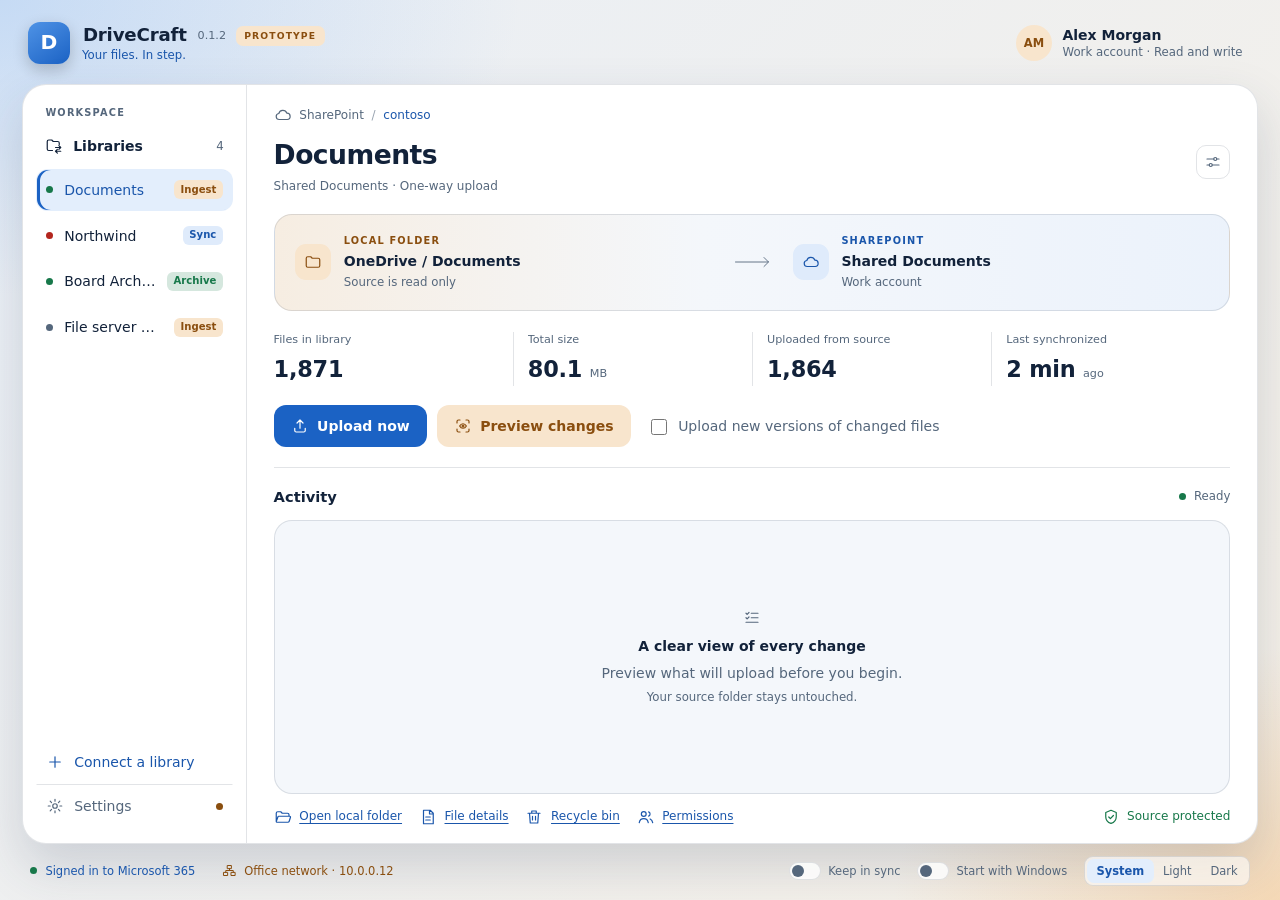
<file: app/ui/index.html>
<!doctype html>
<html lang="en">
<head>
  <meta charset="utf-8">
  <meta name="viewport" content="width=device-width, initial-scale=1">
  <title>DriveCraft</title>
  <script src="theme.js"></script>
  <link rel="stylesheet" href="styles.css">
</head>
<body>
  <div class="shine" aria-hidden="true"></div>
  <!-- Icons, defined once and reused with <use>. -->
  <svg width="0" height="0" style="position:absolute" aria-hidden="true">
    <defs>
      <symbol id="i-libraries" viewBox="0 0 24 24"><path d="M3 6a2 2 0 0 1 2-2h4l2 2h6a2 2 0 0 1 2 2v2M3 6v10a2 2 0 0 0 2 2h5M14 14h7m-2.5-2.5L21 14l-2.5 2.5M21 19h-7m2.5-2.5L14 19l2.5 2.5"/></symbol>
      <symbol id="i-cloud" viewBox="0 0 24 24"><path d="M7 18a4 4 0 0 1-.6-7.96A5.5 5.5 0 0 1 17 9.5a4.25 4.25 0 0 1 .5 8.5H7Z"/></symbol>
      <symbol id="i-folder" viewBox="0 0 24 24"><path d="M3 7a2 2 0 0 1 2-2h4l2 2h8a2 2 0 0 1 2 2v8a2 2 0 0 1-2 2H5a2 2 0 0 1-2-2V7Z"/></symbol>
      <symbol id="i-folder-open" viewBox="0 0 24 24"><path d="M3 18V7a2 2 0 0 1 2-2h4l2 2h7a2 2 0 0 1 2 2v1M3 18l2.3-6.4A1 1 0 0 1 6.2 11H21a1 1 0 0 1 .95 1.3L20.3 17.6a2 2 0 0 1-1.9 1.4H4a1 1 0 0 1-1-1Z"/></symbol>
      <symbol id="i-right" viewBox="0 0 48 24"><path d="M2 12h44M40 6l6 6-6 6"/></symbol>
      <symbol id="i-left" viewBox="0 0 48 24"><path d="M46 12H2M8 6l-6 6 6 6"/></symbol>
      <symbol id="i-both" viewBox="0 0 48 24"><path d="M2 12h44M40 6l6 6-6 6M8 6l-6 6 6 6"/></symbol>
      <symbol id="i-upload" viewBox="0 0 24 24"><path d="M12 15V4m0 0L8 8m4-4 4 4M5 15v3a2 2 0 0 0 2 2h10a2 2 0 0 0 2-2v-3"/></symbol>
      <symbol id="i-download" viewBox="0 0 24 24"><path d="M12 4v11m0 0-4-4m4 4 4-4M5 15v3a2 2 0 0 0 2 2h10a2 2 0 0 0 2-2v-3"/></symbol>
      <symbol id="i-sync" viewBox="0 0 24 24"><path d="M4 12a8 8 0 0 1 13.7-5.6L20 8.5M20 4v4.5h-4.5M20 12a8 8 0 0 1-13.7 5.6L4 15.5M4 20v-4.5h4.5"/></symbol>
      <symbol id="i-preview" viewBox="0 0 24 24"><path d="M4 8V6a2 2 0 0 1 2-2h2M16 4h2a2 2 0 0 1 2 2v2M20 16v2a2 2 0 0 1-2 2h-2M8 20H6a2 2 0 0 1-2-2v-2M7.5 12s1.6-3 4.5-3 4.5 3 4.5 3-1.6 3-4.5 3-4.5-3-4.5-3Z"/><circle cx="12" cy="12" r="1.2"/></symbol>
      <symbol id="i-sliders" viewBox="0 0 24 24"><path d="M4 8h9M17 8h3M4 16h3M11 16h9"/><circle cx="15" cy="8" r="2"/><circle cx="9" cy="16" r="2"/></symbol>
      <symbol id="i-computer" viewBox="0 0 24 24"><path d="M4 5h16v11H4zM9 20h6M12 16v4"/></symbol>
      <symbol id="i-warning" viewBox="0 0 24 24"><path d="M12 4 2.8 19.5h18.4L12 4Zm0 6v4.5m0 2.6v.2"/></symbol>
      <symbol id="i-shield" viewBox="0 0 24 24"><path d="M12 3 5 6v5.5c0 4.2 2.9 7.6 7 9 4.1-1.4 7-4.8 7-9V6l-7-3Zm-3 9 2.2 2.2L15.2 10"/></symbol>
      <symbol id="i-plus" viewBox="0 0 24 24"><path d="M12 5v14M5 12h14"/></symbol>
      <symbol id="i-checklist" viewBox="0 0 24 24"><path d="m4 7 1.5 1.5L8 6M4 13l1.5 1.5L8 12M11 7h9M11 13h9M4 19h16"/></symbol>
      <symbol id="i-network" viewBox="0 0 24 24"><path d="M9 4h6v5H9zM3 15h6v5H3zM15 15h6v5h-6zM12 9v3M6 15v-3h12v3"/></symbol>
      <symbol id="i-lock" viewBox="0 0 24 24"><path d="M6 11h12v9H6zM8.5 11V8a3.5 3.5 0 0 1 7 0v3M12 14.5v2"/></symbol>
      <symbol id="i-people" viewBox="0 0 24 24"><circle cx="9" cy="8" r="3.2"/><path d="M3 19.5c.6-3.3 3-5.3 6-5.3s5.4 2 6 5.3M15.5 5.2a3 3 0 0 1 0 5.6M17.5 14.6c1.7.7 3 2.4 3.4 4.9"/></symbol>
      <symbol id="i-file" viewBox="0 0 24 24"><path d="M6 3h9l4 4v14H6zM14 3v5h5"/></symbol>
      <symbol id="i-bin" viewBox="0 0 24 24"><path d="M4 7h16M9 7V4h6v3M6 7l1 13h10l1-13M10 11v5M14 11v5"/></symbol>
      <symbol id="i-details" viewBox="0 0 24 24"><path d="M6 3h9l4 4v14H6zM14 3v5h5M9 12h6M9 16h6"/></symbol>
      <symbol id="i-gear" viewBox="0 0 24 24"><circle cx="12" cy="12" r="3"/><path d="M12 3v2.5M12 18.5V21M3 12h2.5M18.5 12H21M5.6 5.6l1.8 1.8M16.6 16.6l1.8 1.8M5.6 18.4l1.8-1.8M16.6 7.4l1.8-1.8"/></symbol>
      <symbol id="i-search" viewBox="0 0 24 24"><circle cx="11" cy="11" r="6"/><path d="m20 20-4.5-4.5"/></symbol>
      <symbol id="i-clock" viewBox="0 0 24 24"><circle cx="12" cy="12" r="8.5"/><path d="M12 7v5l3.2 2"/></symbol>
      <symbol id="i-min" viewBox="0 0 24 24"><path d="M6 12h12"/></symbol>
      <filter id="motion" x="-5%" y="-12%" width="110%" height="124%"><feGaussianBlur id="motion-amount" stdDeviation="0 0"/></filter>
    </defs>
  </svg>

  <!-- There is no title bar. This header is where the window is dragged from. -->
  <header class="masthead" data-tauri-drag-region>
    <div class="brand" data-tauri-drag-region>
      <span class="logo" aria-hidden="true">D</span>
      <span class="brand-text" data-tauri-drag-region>
        <span class="brand-name"><button class="brand-link" id="brand-link" title="Open drive.thinecraft.io in your browser">DriveCraft</button> <span class="ver" id="version"></span><span class="tag">Prototype</span></span>
        <span class="tagline">Your files. In step.</span>
      </span>
    </div>
    <div class="masthead-right">
      <div class="account" id="topbar-right" hidden>
        <button class="account-button" id="account-button" aria-haspopup="menu" aria-expanded="false">
          <span class="avatar" id="avatar" aria-hidden="true"></span>
          <span class="account-text">
            <span class="account-name" id="account-name">Signed in</span>
            <span class="muted small" id="account-access"></span>
          </span>
        </button>
        <div class="menu" id="account-menu" role="menu" hidden>
          <div class="menu-head small" id="menu-account"></div>
          <button role="menuitem" id="menu-access"></button>
          <button role="menuitem" id="menu-setup">App registration…</button>
          <button role="menuitem" id="menu-signout">Sign out</button>
        </div>
      </div>
      <button class="iconbtn" id="win-min" aria-label="Minimize to the tray" title="Minimize to the tray" hidden><svg class="ic"><use href="#i-min"/></svg></button>
    </div>
  </header>

  <!-- The app registration, typed in by hand (from the menu, or "Enter the details by hand") -->
  <main class="center" id="view-setup" hidden>
    <form class="bed card" id="setup-form">
      <h1>App registration</h1>
      <p class="muted">The DriveCraft app registration in your organization, typed in by hand. Usually you only need your organization's address on the sign-in screen and the registration ID from your administrator.</p>
      <p class="setup-guide"><button type="button" class="textlink" id="setup-guide" title="Opens drive.thinecraft.io/setup.html in your browser">How to register DriveCraft <span aria-hidden="true">↗</span></button></p>
      <label>Application (client) ID
        <input id="setup-client" required autocomplete="off" spellcheck="false" placeholder="00000000-0000-0000-0000-000000000000">
      </label>
      <label>Directory (tenant) ID or domain <span class="muted">(optional)</span>
        <input id="setup-tenant" autocomplete="off" spellcheck="false" placeholder="Leave empty for any work or school account">
      </label>
      <p class="error" id="setup-error" hidden></p>
      <div class="actions">
        <button type="button" class="btn quiet" id="setup-cancel">Cancel</button>
        <button class="btn primary">Save</button>
      </div>
    </form>
  </main>

  <!-- Not signed in: the first screen DriveCraft shows -->
  <main class="center" id="view-signin" hidden>
    <form class="bed card" id="signin-form" novalidate>
      <h1>Sign in</h1>
      <p class="muted">DriveCraft signs in as you, in your browser, and can reach only what you can already reach. It never sees your password.</p>
      <label>Your organization's address
        <input id="signin-address" autocomplete="url" spellcheck="false" placeholder="contoso.sharepoint.com">
      </label>
      <p class="muted small hint" id="signin-kind">A SharePoint address, like contoso.sharepoint.com, or a ShareCraft one, like contoso.sharecraft.io.</p>
      <div id="signin-registration" hidden>
        <label>DriveCraft registration ID
          <input id="signin-client" autocomplete="off" spellcheck="false" placeholder="00000000-0000-0000-0000-000000000000">
        </label>
        <p class="muted small hint">Your Microsoft 365 administrator registers DriveCraft once for the organization and gives you this ID. <button type="button" class="textlink" id="signin-guide" title="Opens drive.thinecraft.io/setup.html in your browser">How to register DriveCraft <span aria-hidden="true">↗</span></button></p>
      </div>
      <p class="banner small" id="signin-sharecraft" hidden></p>
      <div class="choice-list" id="signin-access">
        <label class="choice">
          <input type="radio" name="access" value="read" checked>
          <span><strong>Read only</strong><br><span class="muted">DriveCraft can download but cannot change anything in Microsoft 365. Best for a first look.</span></span>
        </label>
        <label class="choice">
          <input type="radio" name="access" value="write">
          <span><strong>Read and write</strong><br><span class="muted">Needed for two-way sync and for uploading.</span></span>
        </label>
      </div>
      <p class="error" id="signin-error" hidden></p>
      <p class="muted small" id="signin-wait" hidden>Waiting for you to finish signing in in your browser…</p>
      <div class="actions">
        <button type="button" class="btn quiet" id="signin-setup">Enter the details by hand…</button>
        <button class="btn primary" id="signin-button">Sign in with your browser</button>
      </div>
    </form>
  </main>

  <!-- Main: the platform -->
  <div class="bed shell" id="view-main" hidden>
    <aside class="sidebar">
      <div class="eyebrow">Workspace</div>
      <div class="side-head">
        <svg class="ic"><use href="#i-libraries"/></svg>
        <span>Libraries</span>
        <span class="count" id="lib-count"></span>
      </div>
      <label class="conn-find" id="conn-find-wrap" hidden>
        <svg class="ic"><use href="#i-search"/></svg>
        <input id="conn-find" type="search" autocomplete="off" spellcheck="false" placeholder="Find a library" aria-label="Find a library">
      </label>
      <nav id="conn-list" class="conn-list" aria-label="Connected libraries"></nav>
      <p class="muted small conn-none" id="conn-none" hidden>No library matches.</p>
      <button class="add" id="add-button"><svg class="ic"><use href="#i-plus"/></svg><span>Connect a library</span></button>

      <button class="add settings-link" id="app-settings-open"><svg class="ic"><use href="#i-gear"/></svg><span>Settings</span><span class="dot warn" id="app-settings-dot" hidden title="Something in Settings is worth a look"></span></button>
    </aside>

    <main class="detail" id="detail">
      <section class="empty" id="empty" hidden>
        <svg class="ic big"><use href="#i-libraries"/></svg>
        <h1>No libraries connected yet</h1>
        <p class="muted">Connect a SharePoint document library or your OneDrive to a folder on this computer.</p>
        <button class="btn primary" id="empty-add"><svg class="ic"><use href="#i-plus"/></svg>Connect a library</button>
      </section>

      <section id="conn" hidden>
        <div class="crumb"><svg class="ic"><use href="#i-cloud"/></svg><span>SharePoint</span><span class="sep">/</span><span id="crumb-host"></span></div>
        <div class="conn-head">
          <div>
            <h1 id="conn-name"></h1>
            <p class="muted" id="conn-sub"></p>
          </div>
          <div class="settings">
            <button class="iconbtn ring" id="settings-button" aria-label="Library settings" title="Library settings" aria-haspopup="true" aria-expanded="false"><svg class="ic"><use href="#i-sliders"/></svg></button>
            <div class="menu pop" id="settings-pop" hidden>
              <div class="pop-title">Mode</div>
              <div class="segmented" id="mode-seg" role="radiogroup" aria-label="Mode">
                <button role="radio" data-mode="archive">Archive</button>
                <button role="radio" data-mode="sync">Sync</button>
              </div>
              <span class="badge amber" id="mode-fixed" hidden>Ingest</span>
              <p class="muted small" id="mode-help"></p>
              <div id="explorer-box">
                <div class="pop-title">File Explorer</div>
                <label class="switch" title="List this folder in File Explorer, with a status icon beside each file">
                  <input type="checkbox" id="explorer-on">
                  <span class="track" aria-hidden="true"></span>
                  <span>Show in File Explorer</span>
                </label>
                <div id="explorer-more" hidden>
                  <label class="small">Name on this computer
                    <input id="explorer-name" spellcheck="false" autocomplete="off">
                  </label>
                  <div class="explorer-buttons">
                    <button class="btn quiet" id="explorer-apply">Rename</button>
                    <button class="btn quiet" id="explorer-icon">Choose icon…</button>
                  </div>
                </div>
                <p class="muted small">Shows a status icon beside each file and adds Check out and Check in to the right-click menu. The name and icon are for this computer only.</p>
              </div>
              <div class="pop-title">Other computers</div>
              <button class="btn quiet" id="seed-publish">Publish a seed</button>
              <p class="muted small">Stores a snapshot of this library's file list in the library, so other computers start from it instead of scanning everything.</p>
              <button class="danger" id="conn-disconnect">Disconnect this library</button>
            </div>
          </div>
        </div>

        <div class="flow" id="flow">
          <button class="end" id="conn-open-tile" title="Open the folder">
            <span class="tile amber"><svg class="ic"><use href="#i-folder"/></svg></span>
            <span class="end-text">
              <span class="eyebrow amber">Local folder</span>
              <span class="end-name" id="flow-local-name"></span>
              <span class="muted small" id="flow-local-sub"></span>
            </span>
          </button>
          <span class="flow-arrow" aria-hidden="true">
            <svg class="ic wide" id="arrow-right"><use href="#i-right"/></svg>
            <svg class="ic wide" id="arrow-left" hidden><use href="#i-left"/></svg>
            <svg class="ic wide" id="arrow-both" hidden><use href="#i-both"/></svg>
          </span>
          <button class="end" id="conn-library" title="Open the library in your browser">
            <span class="tile blue"><svg class="ic"><use href="#i-cloud"/></svg></span>
            <span class="end-text">
              <span class="eyebrow blue">SharePoint</span>
              <span class="end-name" id="flow-remote-name"></span>
              <span class="muted small">Work account</span>
            </span>
          </button>
        </div>
        <p class="banner bad" id="conn-missing" hidden>This folder was not found. If it is on a drive that is disconnected, reconnect it. DriveCraft will not synchronize, or delete anything, while it is missing.</p>

        <button class="problems-bar" id="problems-bar" hidden title="See what needs your attention in this library">
          <svg class="ic"><use href="#i-warning"/></svg>
          <span id="problems-text"></span>
          <span class="go">View</span>
        </button>

        <button class="problems-bar notice" id="checkouts-bar" hidden title="See the files that are checked out in this library">
          <svg class="ic"><use href="#i-lock"/></svg>
          <span id="checkouts-text"></span>
          <span class="go">View</span>
        </button>

        <div class="stats">
          <div class="stat"><span class="stat-label">Files in library</span><span class="num" id="stat-files">–</span></div>
          <div class="stat"><span class="stat-label">Total size</span><span class="num"><span id="stat-size">–</span> <span class="unit" id="stat-size-unit"></span></span></div>
          <div class="stat"><span class="stat-label" id="stat-local-label">On this computer</span><span class="num" id="stat-local">–</span></div>
          <div class="stat"><span class="stat-label">Last synchronized</span><span class="num"><span id="stat-last">–</span> <span class="unit" id="stat-last-unit"></span></span></div>
        </div>

        <div class="run-row">
          <button class="btn primary" id="run-sync">
            <svg class="ic" id="run-icon-up"><use href="#i-upload"/></svg>
            <svg class="ic" id="run-icon-down" hidden><use href="#i-download"/></svg>
            <svg class="ic" id="run-icon-sync" hidden><use href="#i-sync"/></svg>
            <span id="run-sync-label">Sync now</span>
          </button>
          <button class="btn amber" id="run-preview" title="Show what would happen without changing anything"><svg class="ic"><use href="#i-preview"/></svg>Preview changes</button>
          <label class="check" id="update-wrap" hidden><input type="checkbox" id="run-update"> Upload new versions of changed files</label>
        </div>

        <div class="progress" id="progress" hidden role="status">
          <svg class="progress-graph" viewBox="0 0 100 100" preserveAspectRatio="none" aria-hidden="true">
            <path id="progress-graph-area" d=""/><path id="progress-graph-line" d=""/>
          </svg>
          <svg class="progress-edge" aria-hidden="true"><rect id="progress-edge" rx="13" pathLength="100" stroke-dasharray="0 100"/></svg>
          <div class="progress-top">
            <span class="progress-left"><svg class="ic"><use href="#i-clock"/></svg><span id="progress-left"></span></span>
            <span class="muted" id="progress-until"></span>
          </div>
          <div class="progress-bottom muted small"><span id="progress-count"></span><span id="progress-rate"></span></div>
        </div>

        <p class="banner warn" id="readonly-note" hidden></p>

        <div class="banner warn" id="held" hidden>
          <div>
            <strong id="held-title"></strong>
            <p class="small" id="held-text">They were not deleted from the library. If you removed them on purpose, you can delete them from the library too. They will go to the library's recycle bin.</p>
          </div>
          <button class="btn quiet" id="held-confirm">Delete them from the library</button>
        </div>

        <div class="result" id="result" hidden>
          <div class="result-head"><h2 id="result-title"></h2><span class="muted small" id="result-sub"></span></div>
          <div class="chips" id="result-chips"></div>
          <ul class="warnings" id="result-warnings"></ul>
          <details class="measure" id="result-details" hidden>
            <summary>Timing and traffic</summary>
            <ul id="result-details-list" class="small muted"></ul>
          </details>
        </div>

        <div class="activity-head">
          <h2>Activity</h2>
          <span class="status" role="status" aria-live="polite"><span class="dot ok" id="run-dot"></span><span id="run-status">Ready</span></span>
        </div>
        <div class="activity" id="activity">
          <div class="log-empty" id="log-empty">
            <svg class="ic"><use href="#i-checklist"/></svg>
            <strong>A clear view of every change</strong>
            <span class="muted" id="log-empty-1"></span>
            <span class="muted small" id="log-empty-2"></span>
          </div>
          <div class="log" id="log" tabindex="0" aria-label="Activity log" hidden></div>
        </div>

        <div class="detail-foot">
          <span class="foot-links">
            <button class="textlink" id="conn-open"><svg class="ic"><use href="#i-folder-open"/></svg>Open local folder</button>
            <button class="textlink" id="details-open" title="See and change the library's details for a file"><svg class="ic"><use href="#i-details"/></svg>File details</button>
            <button class="textlink" id="bin-open" title="See what was deleted from this library, and put it back"><svg class="ic"><use href="#i-bin"/></svg>Recycle bin</button>
            <button class="textlink" id="perms-open" title="See who may open what in this library"><svg class="ic"><use href="#i-people"/></svg>Permissions</button>
          </span>
          <span class="protect"><svg class="ic"><use href="#i-shield"/></svg><span id="foot-protect"></span></span>
        </div>
      </section>
    </main>
  </div>

  <footer class="statusbar" data-tauri-drag-region>
    <span class="status-left">
      <span class="signed" id="statusbar-signin" hidden><span class="dot ok"></span>Signed in to Microsoft 365</span>
      <span class="netwrap" id="net-wrap" hidden>
        <button class="netbtn" id="net-button" aria-haspopup="menu" aria-expanded="false">
          <svg class="ic"><use href="#i-network"/></svg><span id="net-label"></span>
        </button>
        <div class="menu up" id="net-menu" role="menu" hidden></div>
      </span>
    </span>
    <span class="status-tools">
      <label class="switch" id="auto-wrap" hidden title="Synchronize as soon as files change on this computer, and check the server once a minute, while DriveCraft is running">
        <input type="checkbox" id="auto-sync">
        <span class="track" aria-hidden="true"></span>
        <span>Keep in sync</span>
      </label>
      <label class="switch" id="autostart-wrap" hidden title="Start DriveCraft in the tray when you sign in to this computer">
        <input type="checkbox" id="autostart">
        <span class="track" aria-hidden="true"></span>
        <span>Start with Windows</span>
      </label>
      <span class="theme" id="theme" role="radiogroup" aria-label="Theme">
        <button role="radio" data-theme-choice="system">System</button>
        <button role="radio" data-theme-choice="light">Light</button>
        <button role="radio" data-theme-choice="dark">Dark</button>
      </span>
    </span>
  </footer>

  <!-- Connect a library -->
  <dialog id="add-dialog">
    <form method="dialog" id="add-form" class="dialog-body">
      <h2>Connect a library</h2>
      <div class="banner from-browser" id="add-from" hidden>
        <div>
          <strong id="add-from-title"></strong>
          <p class="small" id="add-from-text"></p>
        </div>
        <button type="button" class="btn quiet" id="add-pass-on" hidden></button>
      </div>
      <label>Library address
        <div class="with-button">
          <input id="add-address" required spellcheck="false" autocomplete="off" placeholder="https://yourcompany.sharepoint.com/sites/Team/Shared Documents">
          <button type="button" class="btn quiet" id="add-check">Check</button>
        </div>
        <span class="muted small">Open the library in your browser and copy the address. Or type <code>onedrive</code> for your own OneDrive.</span>
      </label>
      <p class="small ok-text" id="add-found" hidden></p>

      <label>Folder on this computer
        <div class="with-button">
          <input id="add-folder" required spellcheck="false" autocomplete="off" placeholder="C:\Work\Northwind">
          <button type="button" class="btn quiet" id="add-browse">Browse…</button>
        </div>
        <span class="muted small">The folder's name is yours to choose; it does not have to match the site's title.</span>
      </label>

      <label>Name for this connection
        <input id="add-name" spellcheck="false" autocomplete="off" placeholder="Taken from the folder name">
      </label>

      <fieldset>
        <legend>Mode</legend>
        <label class="choice"><input type="radio" name="add-mode" value="archive" checked><span><strong>Archive</strong><br><span class="muted">Download only. Nothing in the library is ever changed.</span></span></label>
        <label class="choice"><input type="radio" name="add-mode" value="sync"><span><strong>Sync</strong><br><span class="muted">Two-way. Changes here go to the library and changes there come here.</span></span></label>
        <label class="choice"><input type="radio" name="add-mode" value="ingest"><span><strong>Ingest</strong><br><span class="muted">Upload an existing folder into the library. The folder is only read, never changed.</span></span></label>
      </fieldset>
      <label class="check" id="add-merge-wrap" hidden><input type="checkbox" id="add-merge"> The folder already has files; upload the ones that are not in the library</label>
      <p class="banner warn small" id="add-readonly" hidden>You are signed in read-only. You can connect now, but you will need to sign in with write access before this mode can run.</p>
      <p class="error" id="add-error" hidden></p>
      <div class="actions">
        <button type="button" class="btn quiet" id="add-cancel">Cancel</button>
        <button class="btn primary" id="add-submit" value="connect">Connect</button>
      </div>
    </form>
  </dialog>

  <!-- Problems in one library -->
  <dialog id="problems-dialog">
    <div class="dialog-body">
      <h2 id="problems-title"></h2>
      <p class="muted small">Most of these clear by themselves once they are fixed and the library synchronizes again. Notices stay until you dismiss them.</p>
      <p class="muted" id="problems-none" hidden>Nothing needs your attention in this library.</p>
      <div class="problems" id="problems-list"></div>
      <p class="error" id="problems-error" hidden></p>
      <div class="actions">
        <button type="button" class="btn quiet" id="problems-dismiss-all">Dismiss all notices</button>
        <button type="button" class="btn quiet" id="problems-retry">Try again now</button>
        <button type="button" class="btn primary" id="problems-close" autofocus>Close</button>
      </div>
    </div>
  </dialog>

  <!-- Checked-out files in one library -->
  <dialog id="checkouts-dialog">
    <div class="dialog-body">
      <h2 id="checkouts-title"></h2>
      <p class="muted small">A checked-out file can only be changed by the person who holds it. Changes you make to a file someone else holds will not upload until they check it in.</p>
      <p class="muted" id="checkouts-none" hidden>Nothing is checked out in this library.</p>
      <div class="problems" id="checkouts-list"></div>
      <label class="small" id="checkouts-comment-wrap">Comment for the next check-in
        <input id="checkouts-comment" autocomplete="off" placeholder="What changed (optional)">
      </label>
      <p class="error" id="checkouts-error" hidden></p>
      <div class="actions">
        <button type="button" class="btn quiet" id="checkouts-refresh">Ask the server again</button>
        <button type="button" class="btn primary" id="checkouts-close" autofocus>Close</button>
      </div>
    </div>
  </dialog>

  <!-- An icon for a library's folder in File Explorer -->
  <dialog id="icon-dialog">
    <div class="dialog-body">
      <h2>Choose an icon</h2>
      <input id="icon-find" type="search" autocomplete="off" spellcheck="false" placeholder="Search: folder, money, legal, team, building…">
      <div class="icon-colors" id="icon-colors" role="radiogroup" aria-label="Colour"></div>
      <div class="icon-grid" id="icon-grid" role="listbox" aria-label="Icons"></div>
      <p class="muted small" id="icon-status"></p>
      <p class="error" id="icon-error" hidden></p>
      <div class="actions">
        <span class="muted small bin-note">Icons: Font Awesome Free, CC BY 4.0</span>
        <button type="button" class="btn quiet" id="icon-default">Use DriveCraft’s icon</button>
        <button type="button" class="btn quiet" id="icon-cancel">Cancel</button>
        <button type="button" class="btn primary" id="icon-use" disabled>Use this icon</button>
      </div>
    </div>
  </dialog>

  <!-- A file's library details -->
  <dialog id="details-dialog">
    <form method="dialog" class="dialog-body" id="details-form">
      <h2 id="details-title"></h2>
      <p class="muted small" id="details-sub"></p>
      <p class="muted" id="details-status"></p>
      <div class="details-fields" id="details-fields"></div>
      <p class="error" id="details-error" hidden></p>
      <div class="actions">
        <button type="button" class="textlink small" id="details-web">Open in SharePoint</button>
        <span class="spacer"></span>
        <button type="button" class="btn quiet" id="details-close">Close</button>
        <button type="submit" class="btn primary" id="details-save" disabled>Save</button>
      </div>
    </form>
  </dialog>

  <!-- The library's recycle bin -->
  <dialog id="bin-dialog">
    <div class="dialog-body">
      <h2 id="bin-title"></h2>
      <input id="bin-filter" type="search" autocomplete="off" spellcheck="false" autofocus
             placeholder="Type any part of the name, the folder, or who deleted it">
      <div class="bin-tools">
        <select id="bin-when" aria-label="Deleted when">
          <option value="">Deleted any time</option>
          <option value="1">Today</option>
          <option value="2">Since yesterday</option>
          <option value="7">Last 7 days</option>
          <option value="30">Last 30 days</option>
          <option value="-30">More than 30 days ago</option>
        </select>
        <select id="bin-who" aria-label="Deleted by"></select>
        <select id="bin-kind" aria-label="Kind of file">
          <option value="">Any kind</option>
          <option value="doc">Documents</option>
          <option value="sheet">Spreadsheets</option>
          <option value="slides">Presentations</option>
          <option value="pdf">PDFs</option>
          <option value="image">Pictures</option>
          <option value="media">Video and sound</option>
          <option value="zip">Archives</option>
          <option value="none">Folders and files with no type</option>
          <option value="other">Everything else</option>
        </select>
        <select id="bin-scope" aria-label="Where it was deleted from">
          <option value="lib">This library</option>
          <option value="site">Whole site</option>
        </select>
        <select id="bin-sort" aria-label="Order">
          <option value="new">Newest first</option>
          <option value="old">Oldest first</option>
          <option value="name">By name</option>
          <option value="big">Largest first</option>
        </select>
        <button type="button" class="textlink small" id="bin-clear" hidden>Clear filters</button>
      </div>
      <p class="muted small" id="bin-status" role="status" aria-live="polite"></p>
      <div class="problems" id="bin-list"></div>
      <p class="error" id="bin-error" hidden></p>
      <div class="actions">
        <span class="muted small bin-note">Restored files return to this computer on the next sync.</span>
        <button type="button" class="btn quiet" id="bin-reload" title="Ask the server for the list again">Refresh</button>
        <button type="button" class="btn quiet" id="bin-sync" hidden>Sync now</button>
        <button type="button" class="btn amber" id="bin-restore" hidden></button>
        <button type="button" class="btn primary" id="bin-close">Close</button>
      </div>
    </div>
  </dialog>

  <!-- Who may open what in the library. Read-only. -->
  <dialog id="perms-dialog">
    <div class="dialog-body">
      <h2 id="perms-title"></h2>
      <p class="muted small">Everything in the library takes the library’s own permissions, except the folders and files listed under it, which have permissions of their own and pass them on to what is inside them. Nothing can be changed here.</p>
      <input id="perms-filter" type="search" autocomplete="off" spellcheck="false" autofocus
             placeholder="Type a folder or file name, or a person or group: Alex Morgan, HR…">
      <div class="bin-tools">
        <select id="perms-kind" aria-label="Who">
          <option value="">Anyone</option>
          <option value="user">People</option>
          <option value="group">Directory groups</option>
          <option value="site_group">SharePoint groups</option>
          <option value="link">Sharing links</option>
          <option value="other">Others</option>
        </select>
        <select id="perms-role" aria-label="What they may do">
          <option value="">Any access</option>
          <option value="owner">Full control</option>
          <option value="write">Can edit</option>
          <option value="read">Can view</option>
        </select>
        <button type="button" class="textlink small" id="perms-clear" hidden>Clear filters</button>
      </div>
      <p class="muted small" id="perms-status" role="status" aria-live="polite"></p>
      <div class="banner perms-banner" id="perms-partial" hidden>
        <p class="small">You are not an owner of this library, so the library showed you only the permissions that apply to you. Other people may have access that is not listed here. An owner of the library sees the full lists.</p>
      </div>
      <div class="problems" id="perms-list"></div>
      <p class="muted small" id="perms-groups-note" hidden>A person may also reach folders through SharePoint groups and other groups they belong to; SharePoint does not tell DriveCraft who is in its groups, so those are shown by the group’s name only.</p>
      <p class="error" id="perms-error" hidden></p>
      <div class="actions">
        <span class="muted small bin-note" id="perms-when"></span>
        <button type="button" class="btn quiet" id="perms-reload" title="Read the permissions from the library again">Refresh</button>
        <button type="button" class="btn primary" id="perms-close">Close</button>
      </div>
    </div>
  </dialog>

  <!-- Settings: things set once and seldom looked at -->
  <dialog id="app-settings-dialog">
    <div class="dialog-body">
      <h2>Settings</h2>

      <section class="setting" id="syncbtn-wrap" hidden>
        <label class="switch" title="Decide which program opens when you press Sync on a library in your browser">
          <input type="checkbox" id="syncbtn">
          <span class="track" aria-hidden="true"></span>
          <span class="strong">Browser Sync button</span>
        </label>
        <p class="small muted" id="syncbtn-note"></p>
      </section>

      <section class="setting" id="health">
        <div class="strong" id="health-summary"></div>
        <p class="small muted" id="health-text"></p>
      </section>

      <section class="setting">
        <div class="strong">Logs</div>
        <p class="small muted">Every run is recorded in a log file, one for each day.</p>
        <button type="button" class="btn quiet" id="open-logs">Open log folder</button>
      </section>

      <p class="error" id="app-settings-error" hidden></p>
      <div class="actions">
        <button type="button" class="btn primary" id="app-settings-close" autofocus>Close</button>
      </div>
    </div>
  </dialog>

  <!-- Confirmations -->
  <dialog id="confirm-dialog">
    <form method="dialog" class="dialog-body">
      <h2 id="confirm-title"></h2>
      <p id="confirm-text" class="muted"></p>
      <div class="actions">
        <button class="btn quiet" value="cancel">Cancel</button>
        <button class="btn primary" id="confirm-ok" value="ok"></button>
      </div>
    </form>
  </dialog>

  <!-- Dims and blurs the window behind the library settings panel. -->
  <div class="scrim" id="scrim" hidden></div>

  <div class="toast" id="toast" role="alert" hidden></div>

  <script src="mock.js"></script>
  <script src="app.js"></script>
</body>
</html>
</file>
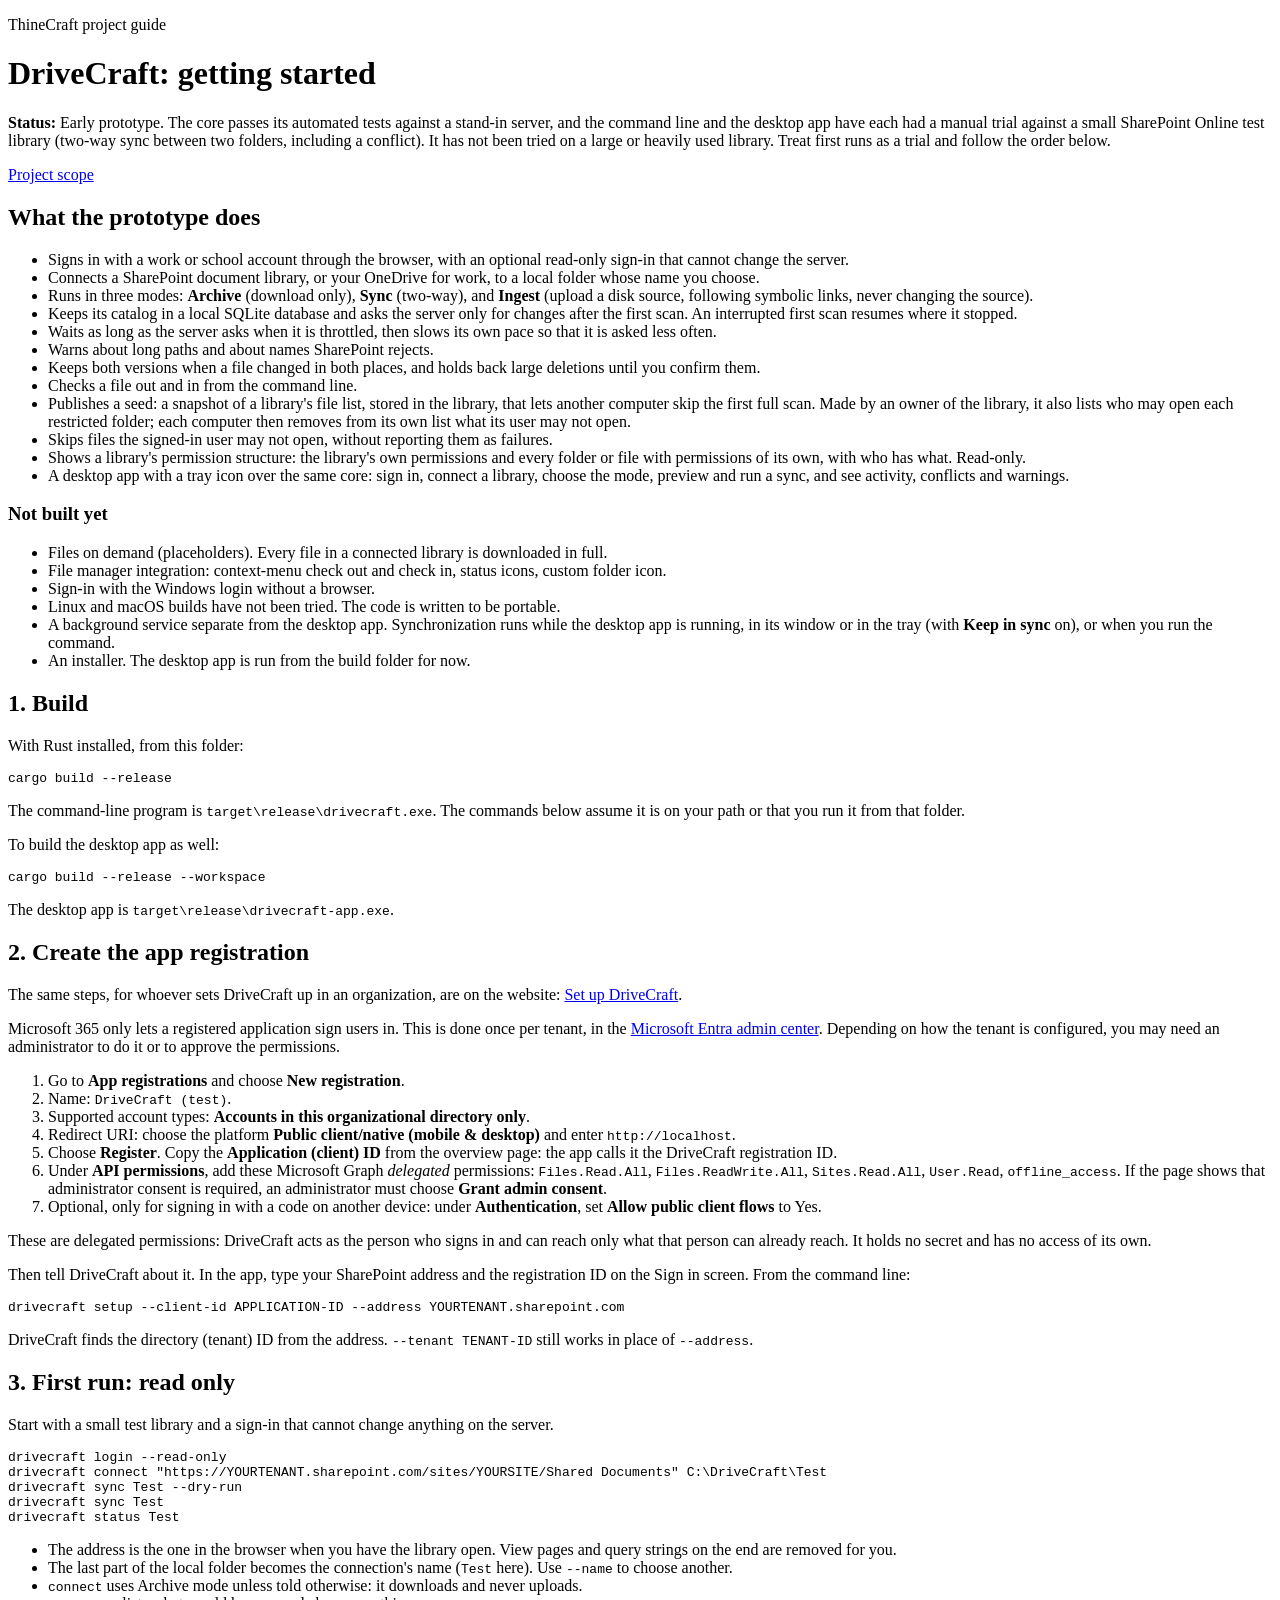
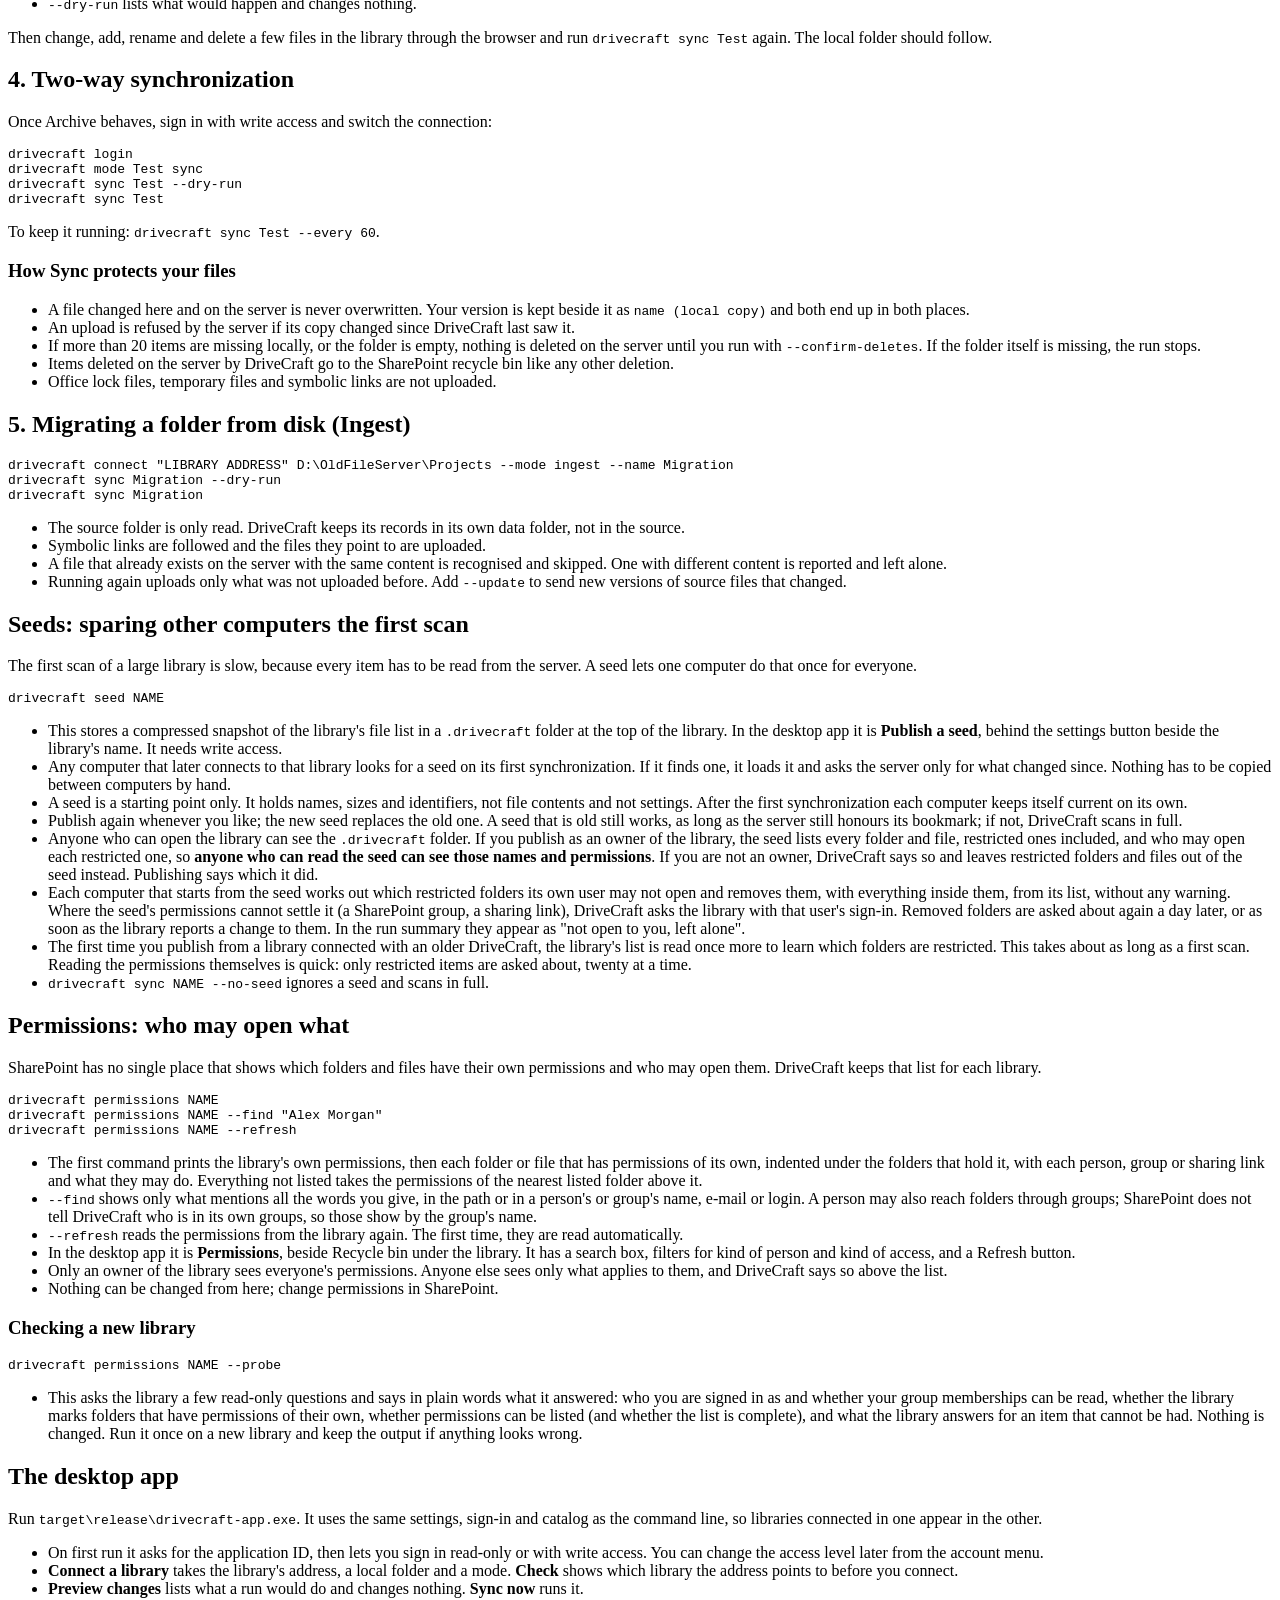
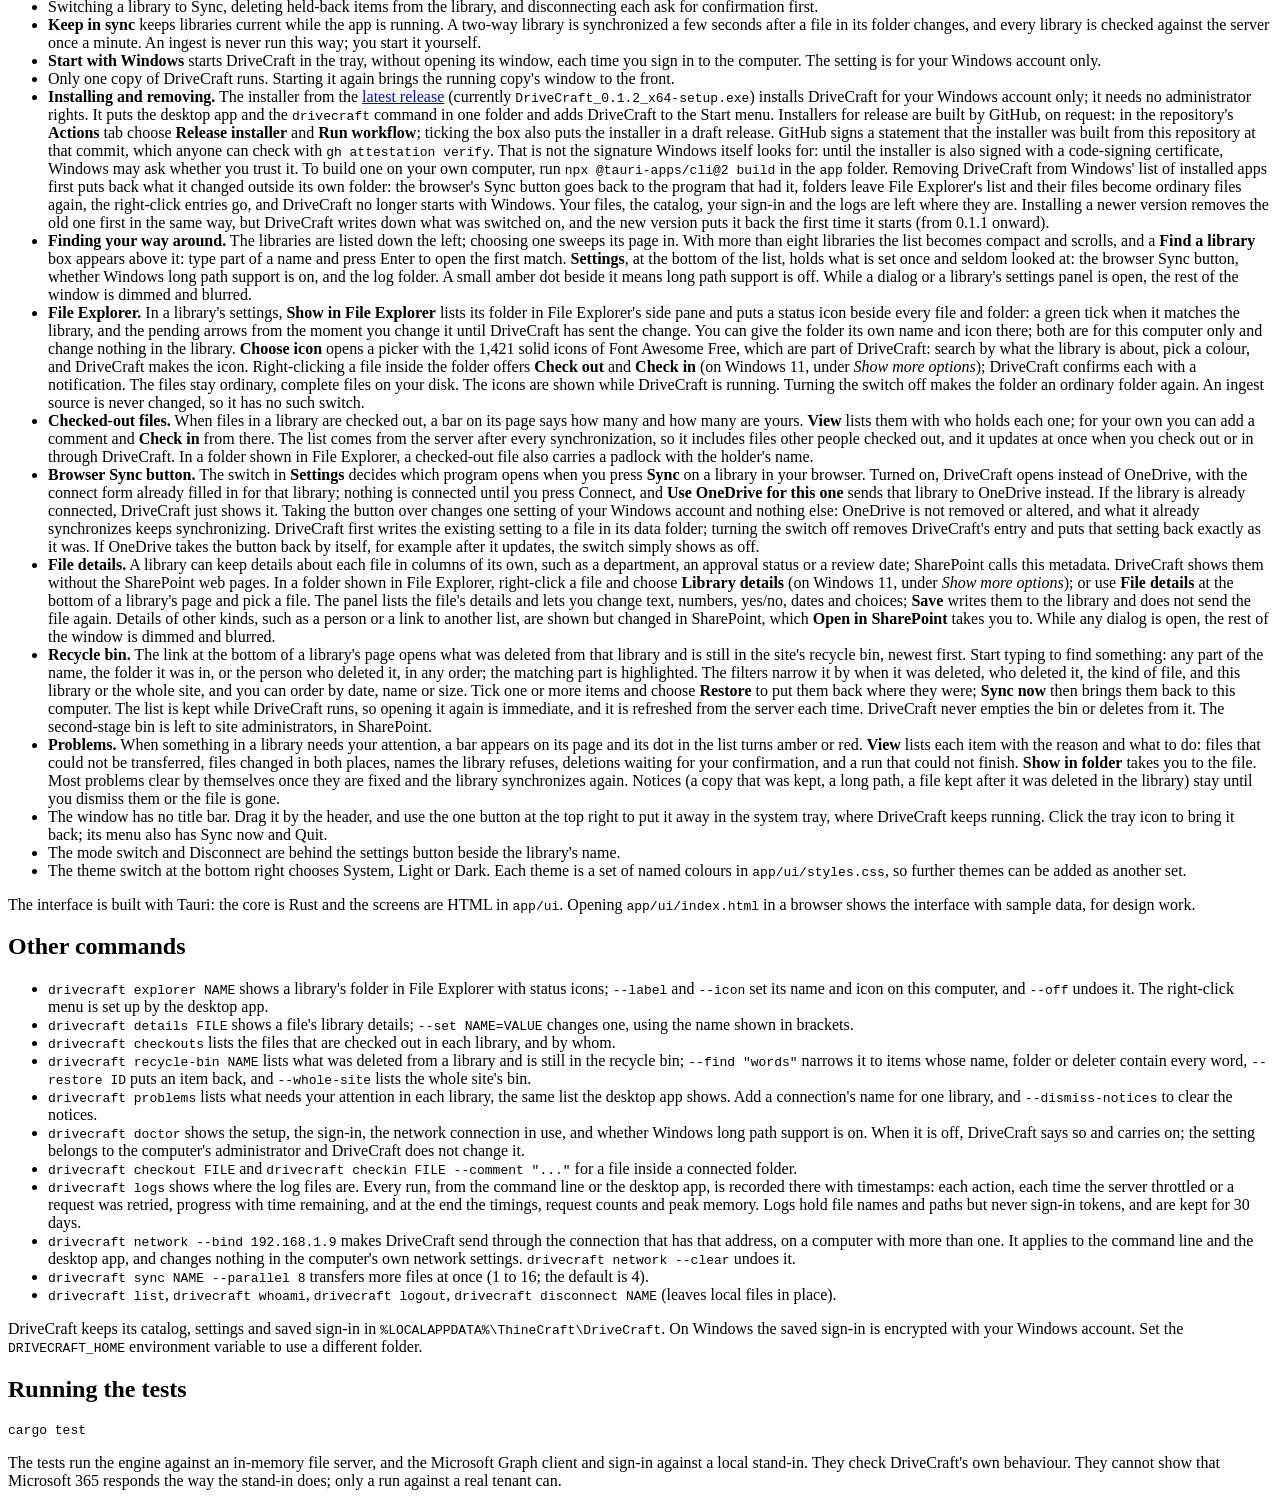
<file: getting-started.html>
<!doctype html>
<html lang="en">
<head>
  <meta charset="utf-8">
  <meta name="viewport" content="width=device-width, initial-scale=1">
  <meta name="description" content="How to build and try the DriveCraft prototype against a SharePoint document library.">
  <title>DriveCraft — Getting started</title>
</head>
<body data-project="DriveCraft" data-status="prototype">
  <main>
    <header>
      <p>ThineCraft project guide</p>
      <h1>DriveCraft: getting started</h1>
      <p><strong>Status:</strong> Early prototype. The core passes its automated tests against a stand-in server, and the command line and the desktop app have each had a manual trial against a small SharePoint Online test library (two-way sync between two folders, including a conflict). It has not been tried on a large or heavily used library. Treat first runs as a trial and follow the order below.</p>
      <p><a href="scope.html">Project scope</a></p>
    </header>

    <section id="what-exists">
      <h2>What the prototype does</h2>
      <ul>
        <li>Signs in with a work or school account through the browser, with an optional read-only sign-in that cannot change the server.</li>
        <li>Connects a SharePoint document library, or your OneDrive for work, to a local folder whose name you choose.</li>
        <li>Runs in three modes: <strong>Archive</strong> (download only), <strong>Sync</strong> (two-way), and <strong>Ingest</strong> (upload a disk source, following symbolic links, never changing the source).</li>
        <li>Keeps its catalog in a local SQLite database and asks the server only for changes after the first scan. An interrupted first scan resumes where it stopped.</li>
        <li>Waits as long as the server asks when it is throttled, then slows its own pace so that it is asked less often.</li>
        <li>Warns about long paths and about names SharePoint rejects.</li>
        <li>Keeps both versions when a file changed in both places, and holds back large deletions until you confirm them.</li>
        <li>Checks a file out and in from the command line.</li>
        <li>Publishes a seed: a snapshot of a library's file list, stored in the library, that lets another computer skip the first full scan. Made by an owner of the library, it also lists who may open each restricted folder; each computer then removes from its own list what its user may not open.</li>
        <li>Skips files the signed-in user may not open, without reporting them as failures.</li>
        <li>Shows a library's permission structure: the library's own permissions and every folder or file with permissions of its own, with who has what. Read-only.</li>
        <li>A desktop app with a tray icon over the same core: sign in, connect a library, choose the mode, preview and run a sync, and see activity, conflicts and warnings.</li>
      </ul>
      <h3>Not built yet</h3>
      <ul>
        <li>Files on demand (placeholders). Every file in a connected library is downloaded in full.</li>
        <li>File manager integration: context-menu check out and check in, status icons, custom folder icon.</li>
        <li>Sign-in with the Windows login without a browser.</li>
        <li>Linux and macOS builds have not been tried. The code is written to be portable.</li>
        <li>A background service separate from the desktop app. Synchronization runs while the desktop app is running, in its window or in the tray (with <strong>Keep in sync</strong> on), or when you run the command.</li>
        <li>An installer. The desktop app is run from the build folder for now.</li>
      </ul>
    </section>

    <section id="build">
      <h2>1. Build</h2>
      <p>With Rust installed, from this folder:</p>
      <pre><code>cargo build --release</code></pre>
      <p>The command-line program is <code>target\release\drivecraft.exe</code>. The commands below assume it is on your path or that you run it from that folder.</p>
      <p>To build the desktop app as well:</p>
      <pre><code>cargo build --release --workspace</code></pre>
      <p>The desktop app is <code>target\release\drivecraft-app.exe</code>.</p>
    </section>

    <section id="app-registration">
      <h2>2. Create the app registration</h2>
      <p>The same steps, for whoever sets DriveCraft up in an organization, are on the website: <a href="https://drive.thinecraft.io/setup.html">Set up DriveCraft</a>.</p>
      <p>Microsoft 365 only lets a registered application sign users in. This is done once per tenant, in the <a href="https://entra.microsoft.com">Microsoft Entra admin center</a>. Depending on how the tenant is configured, you may need an administrator to do it or to approve the permissions.</p>
      <ol>
        <li>Go to <strong>App registrations</strong> and choose <strong>New registration</strong>.</li>
        <li>Name: <code>DriveCraft (test)</code>.</li>
        <li>Supported account types: <strong>Accounts in this organizational directory only</strong>.</li>
        <li>Redirect URI: choose the platform <strong>Public client/native (mobile &amp; desktop)</strong> and enter <code>http://localhost</code>.</li>
        <li>Choose <strong>Register</strong>. Copy the <strong>Application (client) ID</strong> from the overview page: the app calls it the DriveCraft registration ID.</li>
        <li>Under <strong>API permissions</strong>, add these Microsoft Graph <em>delegated</em> permissions: <code>Files.Read.All</code>, <code>Files.ReadWrite.All</code>, <code>Sites.Read.All</code>, <code>User.Read</code>, <code>offline_access</code>. If the page shows that administrator consent is required, an administrator must choose <strong>Grant admin consent</strong>.</li>
        <li>Optional, only for signing in with a code on another device: under <strong>Authentication</strong>, set <strong>Allow public client flows</strong> to Yes.</li>
      </ol>
      <p>These are delegated permissions: DriveCraft acts as the person who signs in and can reach only what that person can already reach. It holds no secret and has no access of its own.</p>
      <p>Then tell DriveCraft about it. In the app, type your SharePoint address and the registration ID on the Sign in screen. From the command line:</p>
      <pre><code>drivecraft setup --client-id APPLICATION-ID --address YOURTENANT.sharepoint.com</code></pre>
      <p>DriveCraft finds the directory (tenant) ID from the address. <code>--tenant TENANT-ID</code> still works in place of <code>--address</code>.</p>
    </section>

    <section id="first-run">
      <h2>3. First run: read only</h2>
      <p>Start with a small test library and a sign-in that cannot change anything on the server.</p>
      <pre><code>drivecraft login --read-only
drivecraft connect "https://YOURTENANT.sharepoint.com/sites/YOURSITE/Shared Documents" C:\DriveCraft\Test
drivecraft sync Test --dry-run
drivecraft sync Test
drivecraft status Test</code></pre>
      <ul>
        <li>The address is the one in the browser when you have the library open. View pages and query strings on the end are removed for you.</li>
        <li>The last part of the local folder becomes the connection's name (<code>Test</code> here). Use <code>--name</code> to choose another.</li>
        <li><code>connect</code> uses Archive mode unless told otherwise: it downloads and never uploads.</li>
        <li><code>--dry-run</code> lists what would happen and changes nothing.</li>
      </ul>
      <p>Then change, add, rename and delete a few files in the library through the browser and run <code>drivecraft sync Test</code> again. The local folder should follow.</p>
    </section>

    <section id="two-way">
      <h2>4. Two-way synchronization</h2>
      <p>Once Archive behaves, sign in with write access and switch the connection:</p>
      <pre><code>drivecraft login
drivecraft mode Test sync
drivecraft sync Test --dry-run
drivecraft sync Test</code></pre>
      <p>To keep it running: <code>drivecraft sync Test --every 60</code>.</p>
      <h3>How Sync protects your files</h3>
      <ul>
        <li>A file changed here and on the server is never overwritten. Your version is kept beside it as <code>name (local copy)</code> and both end up in both places.</li>
        <li>An upload is refused by the server if its copy changed since DriveCraft last saw it.</li>
        <li>If more than 20 items are missing locally, or the folder is empty, nothing is deleted on the server until you run with <code>--confirm-deletes</code>. If the folder itself is missing, the run stops.</li>
        <li>Items deleted on the server by DriveCraft go to the SharePoint recycle bin like any other deletion.</li>
        <li>Office lock files, temporary files and symbolic links are not uploaded.</li>
      </ul>
    </section>

    <section id="ingest">
      <h2>5. Migrating a folder from disk (Ingest)</h2>
      <pre><code>drivecraft connect "LIBRARY ADDRESS" D:\OldFileServer\Projects --mode ingest --name Migration
drivecraft sync Migration --dry-run
drivecraft sync Migration</code></pre>
      <ul>
        <li>The source folder is only read. DriveCraft keeps its records in its own data folder, not in the source.</li>
        <li>Symbolic links are followed and the files they point to are uploaded.</li>
        <li>A file that already exists on the server with the same content is recognised and skipped. One with different content is reported and left alone.</li>
        <li>Running again uploads only what was not uploaded before. Add <code>--update</code> to send new versions of source files that changed.</li>
      </ul>
    </section>

    <section id="seed">
      <h2>Seeds: sparing other computers the first scan</h2>
      <p>The first scan of a large library is slow, because every item has to be read from the server. A seed lets one computer do that once for everyone.</p>
      <pre><code>drivecraft seed NAME</code></pre>
      <ul>
        <li>This stores a compressed snapshot of the library's file list in a <code>.drivecraft</code> folder at the top of the library. In the desktop app it is <strong>Publish a seed</strong>, behind the settings button beside the library's name. It needs write access.</li>
        <li>Any computer that later connects to that library looks for a seed on its first synchronization. If it finds one, it loads it and asks the server only for what changed since. Nothing has to be copied between computers by hand.</li>
        <li>A seed is a starting point only. It holds names, sizes and identifiers, not file contents and not settings. After the first synchronization each computer keeps itself current on its own.</li>
        <li>Publish again whenever you like; the new seed replaces the old one. A seed that is old still works, as long as the server still honours its bookmark; if not, DriveCraft scans in full.</li>
        <li>Anyone who can open the library can see the <code>.drivecraft</code> folder. If you publish as an owner of the library, the seed lists every folder and file, restricted ones included, and who may open each restricted one, so <strong>anyone who can read the seed can see those names and permissions</strong>. If you are not an owner, DriveCraft says so and leaves restricted folders and files out of the seed instead. Publishing says which it did.</li>
        <li>Each computer that starts from the seed works out which restricted folders its own user may not open and removes them, with everything inside them, from its list, without any warning. Where the seed's permissions cannot settle it (a SharePoint group, a sharing link), DriveCraft asks the library with that user's sign-in. Removed folders are asked about again a day later, or as soon as the library reports a change to them. In the run summary they appear as "not open to you, left alone".</li>
        <li>The first time you publish from a library connected with an older DriveCraft, the library's list is read once more to learn which folders are restricted. This takes about as long as a first scan. Reading the permissions themselves is quick: only restricted items are asked about, twenty at a time.</li>
        <li><code>drivecraft sync NAME --no-seed</code> ignores a seed and scans in full.</li>
      </ul>
    </section>

    <section id="permissions">
      <h2>Permissions: who may open what</h2>
      <p>SharePoint has no single place that shows which folders and files have their own permissions and who may open them. DriveCraft keeps that list for each library.</p>
      <pre><code>drivecraft permissions NAME
drivecraft permissions NAME --find "Alex Morgan"
drivecraft permissions NAME --refresh</code></pre>
      <ul>
        <li>The first command prints the library's own permissions, then each folder or file that has permissions of its own, indented under the folders that hold it, with each person, group or sharing link and what they may do. Everything not listed takes the permissions of the nearest listed folder above it.</li>
        <li><code>--find</code> shows only what mentions all the words you give, in the path or in a person's or group's name, e-mail or login. A person may also reach folders through groups; SharePoint does not tell DriveCraft who is in its own groups, so those show by the group's name.</li>
        <li><code>--refresh</code> reads the permissions from the library again. The first time, they are read automatically.</li>
        <li>In the desktop app it is <strong>Permissions</strong>, beside Recycle bin under the library. It has a search box, filters for kind of person and kind of access, and a Refresh button.</li>
        <li>Only an owner of the library sees everyone's permissions. Anyone else sees only what applies to them, and DriveCraft says so above the list.</li>
        <li>Nothing can be changed from here; change permissions in SharePoint.</li>
      </ul>
      <h3>Checking a new library</h3>
      <pre><code>drivecraft permissions NAME --probe</code></pre>
      <ul>
        <li>This asks the library a few read-only questions and says in plain words what it answered: who you are signed in as and whether your group memberships can be read, whether the library marks folders that have permissions of their own, whether permissions can be listed (and whether the list is complete), and what the library answers for an item that cannot be had. Nothing is changed. Run it once on a new library and keep the output if anything looks wrong.</li>
      </ul>
    </section>

    <section id="desktop-app">
      <h2>The desktop app</h2>
      <p>Run <code>target\release\drivecraft-app.exe</code>. It uses the same settings, sign-in and catalog as the command line, so libraries connected in one appear in the other.</p>
      <ul>
        <li>On first run it asks for the application ID, then lets you sign in read-only or with write access. You can change the access level later from the account menu.</li>
        <li><strong>Connect a library</strong> takes the library's address, a local folder and a mode. <strong>Check</strong> shows which library the address points to before you connect.</li>
        <li><strong>Preview changes</strong> lists what a run would do and changes nothing. <strong>Sync now</strong> runs it.</li>
        <li>Switching a library to Sync, deleting held-back items from the library, and disconnecting each ask for confirmation first.</li>
        <li><strong>Keep in sync</strong> keeps libraries current while the app is running. A two-way library is synchronized a few seconds after a file in its folder changes, and every library is checked against the server once a minute. An ingest is never run this way; you start it yourself.</li>
        <li><strong>Start with Windows</strong> starts DriveCraft in the tray, without opening its window, each time you sign in to the computer. The setting is for your Windows account only.</li>
        <li>Only one copy of DriveCraft runs. Starting it again brings the running copy's window to the front.</li>
        <li><strong>Installing and removing.</strong> The installer from the <a href="https://github.com/ThineCraft/DriveCraft/releases/latest">latest release</a> (currently <code>DriveCraft_0.1.2_x64-setup.exe</code>) installs DriveCraft for your Windows account only; it needs no administrator rights. It puts the desktop app and the <code>drivecraft</code> command in one folder and adds DriveCraft to the Start menu. Installers for release are built by GitHub, on request: in the repository's <strong>Actions</strong> tab choose <strong>Release installer</strong> and <strong>Run workflow</strong>; ticking the box also puts the installer in a draft release. GitHub signs a statement that the installer was built from this repository at that commit, which anyone can check with <code>gh attestation verify</code>. That is not the signature Windows itself looks for: until the installer is also signed with a code-signing certificate, Windows may ask whether you trust it. To build one on your own computer, run <code>npx @tauri-apps/cli@2 build</code> in the <code>app</code> folder. Removing DriveCraft from Windows' list of installed apps first puts back what it changed outside its own folder: the browser's Sync button goes back to the program that had it, folders leave File Explorer's list and their files become ordinary files again, the right-click entries go, and DriveCraft no longer starts with Windows. Your files, the catalog, your sign-in and the logs are left where they are. Installing a newer version removes the old one first in the same way, but DriveCraft writes down what was switched on, and the new version puts it back the first time it starts (from 0.1.1 onward).</li>
        <li><strong>Finding your way around.</strong> The libraries are listed down the left; choosing one sweeps its page in. With more than eight libraries the list becomes compact and scrolls, and a <strong>Find a library</strong> box appears above it: type part of a name and press Enter to open the first match. <strong>Settings</strong>, at the bottom of the list, holds what is set once and seldom looked at: the browser Sync button, whether Windows long path support is on, and the log folder. A small amber dot beside it means long path support is off. While a dialog or a library's settings panel is open, the rest of the window is dimmed and blurred.</li>
        <li><strong>File Explorer.</strong> In a library's settings, <strong>Show in File Explorer</strong> lists its folder in File Explorer's side pane and puts a status icon beside every file and folder: a green tick when it matches the library, and the pending arrows from the moment you change it until DriveCraft has sent the change. You can give the folder its own name and icon there; both are for this computer only and change nothing in the library. <strong>Choose icon</strong> opens a picker with the 1,421 solid icons of Font Awesome Free, which are part of DriveCraft: search by what the library is about, pick a colour, and DriveCraft makes the icon. Right-clicking a file inside the folder offers <strong>Check out</strong> and <strong>Check in</strong> (on Windows 11, under <em>Show more options</em>); DriveCraft confirms each with a notification. The files stay ordinary, complete files on your disk. The icons are shown while DriveCraft is running. Turning the switch off makes the folder an ordinary folder again. An ingest source is never changed, so it has no such switch.</li>
        <li><strong>Checked-out files.</strong> When files in a library are checked out, a bar on its page says how many and how many are yours. <strong>View</strong> lists them with who holds each one; for your own you can add a comment and <strong>Check in</strong> from there. The list comes from the server after every synchronization, so it includes files other people checked out, and it updates at once when you check out or in through DriveCraft. In a folder shown in File Explorer, a checked-out file also carries a padlock with the holder's name.</li>
        <li><strong>Browser Sync button.</strong> The switch in <strong>Settings</strong> decides which program opens when you press <strong>Sync</strong> on a library in your browser. Turned on, DriveCraft opens instead of OneDrive, with the connect form already filled in for that library; nothing is connected until you press Connect, and <strong>Use OneDrive for this one</strong> sends that library to OneDrive instead. If the library is already connected, DriveCraft just shows it. Taking the button over changes one setting of your Windows account and nothing else: OneDrive is not removed or altered, and what it already synchronizes keeps synchronizing. DriveCraft first writes the existing setting to a file in its data folder; turning the switch off removes DriveCraft's entry and puts that setting back exactly as it was. If OneDrive takes the button back by itself, for example after it updates, the switch simply shows as off.</li>
        <li><strong>File details.</strong> A library can keep details about each file in columns of its own, such as a department, an approval status or a review date; SharePoint calls this metadata. DriveCraft shows them without the SharePoint web pages. In a folder shown in File Explorer, right-click a file and choose <strong>Library details</strong> (on Windows 11, under <em>Show more options</em>); or use <strong>File details</strong> at the bottom of a library's page and pick a file. The panel lists the file's details and lets you change text, numbers, yes/no, dates and choices; <strong>Save</strong> writes them to the library and does not send the file again. Details of other kinds, such as a person or a link to another list, are shown but changed in SharePoint, which <strong>Open in SharePoint</strong> takes you to. While any dialog is open, the rest of the window is dimmed and blurred.</li>
        <li><strong>Recycle bin.</strong> The link at the bottom of a library's page opens what was deleted from that library and is still in the site's recycle bin, newest first. Start typing to find something: any part of the name, the folder it was in, or the person who deleted it, in any order; the matching part is highlighted. The filters narrow it by when it was deleted, who deleted it, the kind of file, and this library or the whole site, and you can order by date, name or size. Tick one or more items and choose <strong>Restore</strong> to put them back where they were; <strong>Sync now</strong> then brings them back to this computer. The list is kept while DriveCraft runs, so opening it again is immediate, and it is refreshed from the server each time. DriveCraft never empties the bin or deletes from it. The second-stage bin is left to site administrators, in SharePoint.</li>
        <li><strong>Problems.</strong> When something in a library needs your attention, a bar appears on its page and its dot in the list turns amber or red. <strong>View</strong> lists each item with the reason and what to do: files that could not be transferred, files changed in both places, names the library refuses, deletions waiting for your confirmation, and a run that could not finish. <strong>Show in folder</strong> takes you to the file. Most problems clear by themselves once they are fixed and the library synchronizes again. Notices (a copy that was kept, a long path, a file kept after it was deleted in the library) stay until you dismiss them or the file is gone.</li>
        <li>The window has no title bar. Drag it by the header, and use the one button at the top right to put it away in the system tray, where DriveCraft keeps running. Click the tray icon to bring it back; its menu also has Sync now and Quit.</li>
        <li>The mode switch and Disconnect are behind the settings button beside the library's name.</li>
        <li>The theme switch at the bottom right chooses System, Light or Dark. Each theme is a set of named colours in <code>app/ui/styles.css</code>, so further themes can be added as another set.</li>
      </ul>
      <p>The interface is built with Tauri: the core is Rust and the screens are HTML in <code>app/ui</code>. Opening <code>app/ui/index.html</code> in a browser shows the interface with sample data, for design work.</p>
    </section>

    <section id="other">
      <h2>Other commands</h2>
      <ul>
        <li><code>drivecraft explorer NAME</code> shows a library's folder in File Explorer with status icons; <code>--label</code> and <code>--icon</code> set its name and icon on this computer, and <code>--off</code> undoes it. The right-click menu is set up by the desktop app.</li>
        <li><code>drivecraft details FILE</code> shows a file's library details; <code>--set NAME=VALUE</code> changes one, using the name shown in brackets.</li>
        <li><code>drivecraft checkouts</code> lists the files that are checked out in each library, and by whom.</li>
        <li><code>drivecraft recycle-bin NAME</code> lists what was deleted from a library and is still in the recycle bin; <code>--find "words"</code> narrows it to items whose name, folder or deleter contain every word, <code>--restore ID</code> puts an item back, and <code>--whole-site</code> lists the whole site's bin.</li>
        <li><code>drivecraft problems</code> lists what needs your attention in each library, the same list the desktop app shows. Add a connection's name for one library, and <code>--dismiss-notices</code> to clear the notices.</li>
        <li><code>drivecraft doctor</code> shows the setup, the sign-in, the network connection in use, and whether Windows long path support is on. When it is off, DriveCraft says so and carries on; the setting belongs to the computer's administrator and DriveCraft does not change it.</li>
        <li><code>drivecraft checkout FILE</code> and <code>drivecraft checkin FILE --comment "..."</code> for a file inside a connected folder.</li>
        <li><code>drivecraft logs</code> shows where the log files are. Every run, from the command line or the desktop app, is recorded there with timestamps: each action, each time the server throttled or a request was retried, progress with time remaining, and at the end the timings, request counts and peak memory. Logs hold file names and paths but never sign-in tokens, and are kept for 30 days.</li>
        <li><code>drivecraft network --bind 192.168.1.9</code> makes DriveCraft send through the connection that has that address, on a computer with more than one. It applies to the command line and the desktop app, and changes nothing in the computer's own network settings. <code>drivecraft network --clear</code> undoes it.</li>
        <li><code>drivecraft sync NAME --parallel 8</code> transfers more files at once (1 to 16; the default is 4).</li>
        <li><code>drivecraft list</code>, <code>drivecraft whoami</code>, <code>drivecraft logout</code>, <code>drivecraft disconnect NAME</code> (leaves local files in place).</li>
      </ul>
      <p>DriveCraft keeps its catalog, settings and saved sign-in in <code>%LOCALAPPDATA%\ThineCraft\DriveCraft</code>. On Windows the saved sign-in is encrypted with your Windows account. Set the <code>DRIVECRAFT_HOME</code> environment variable to use a different folder.</p>
    </section>

    <section id="tests">
      <h2>Running the tests</h2>
      <pre><code>cargo test</code></pre>
      <p>The tests run the engine against an in-memory file server, and the Microsoft Graph client and sign-in against a local stand-in. They check DriveCraft's own behaviour. They cannot show that Microsoft 365 responds the way the stand-in does; only a run against a real tenant can.</p>
    </section>
  </main>
</body>
</html>
</file>
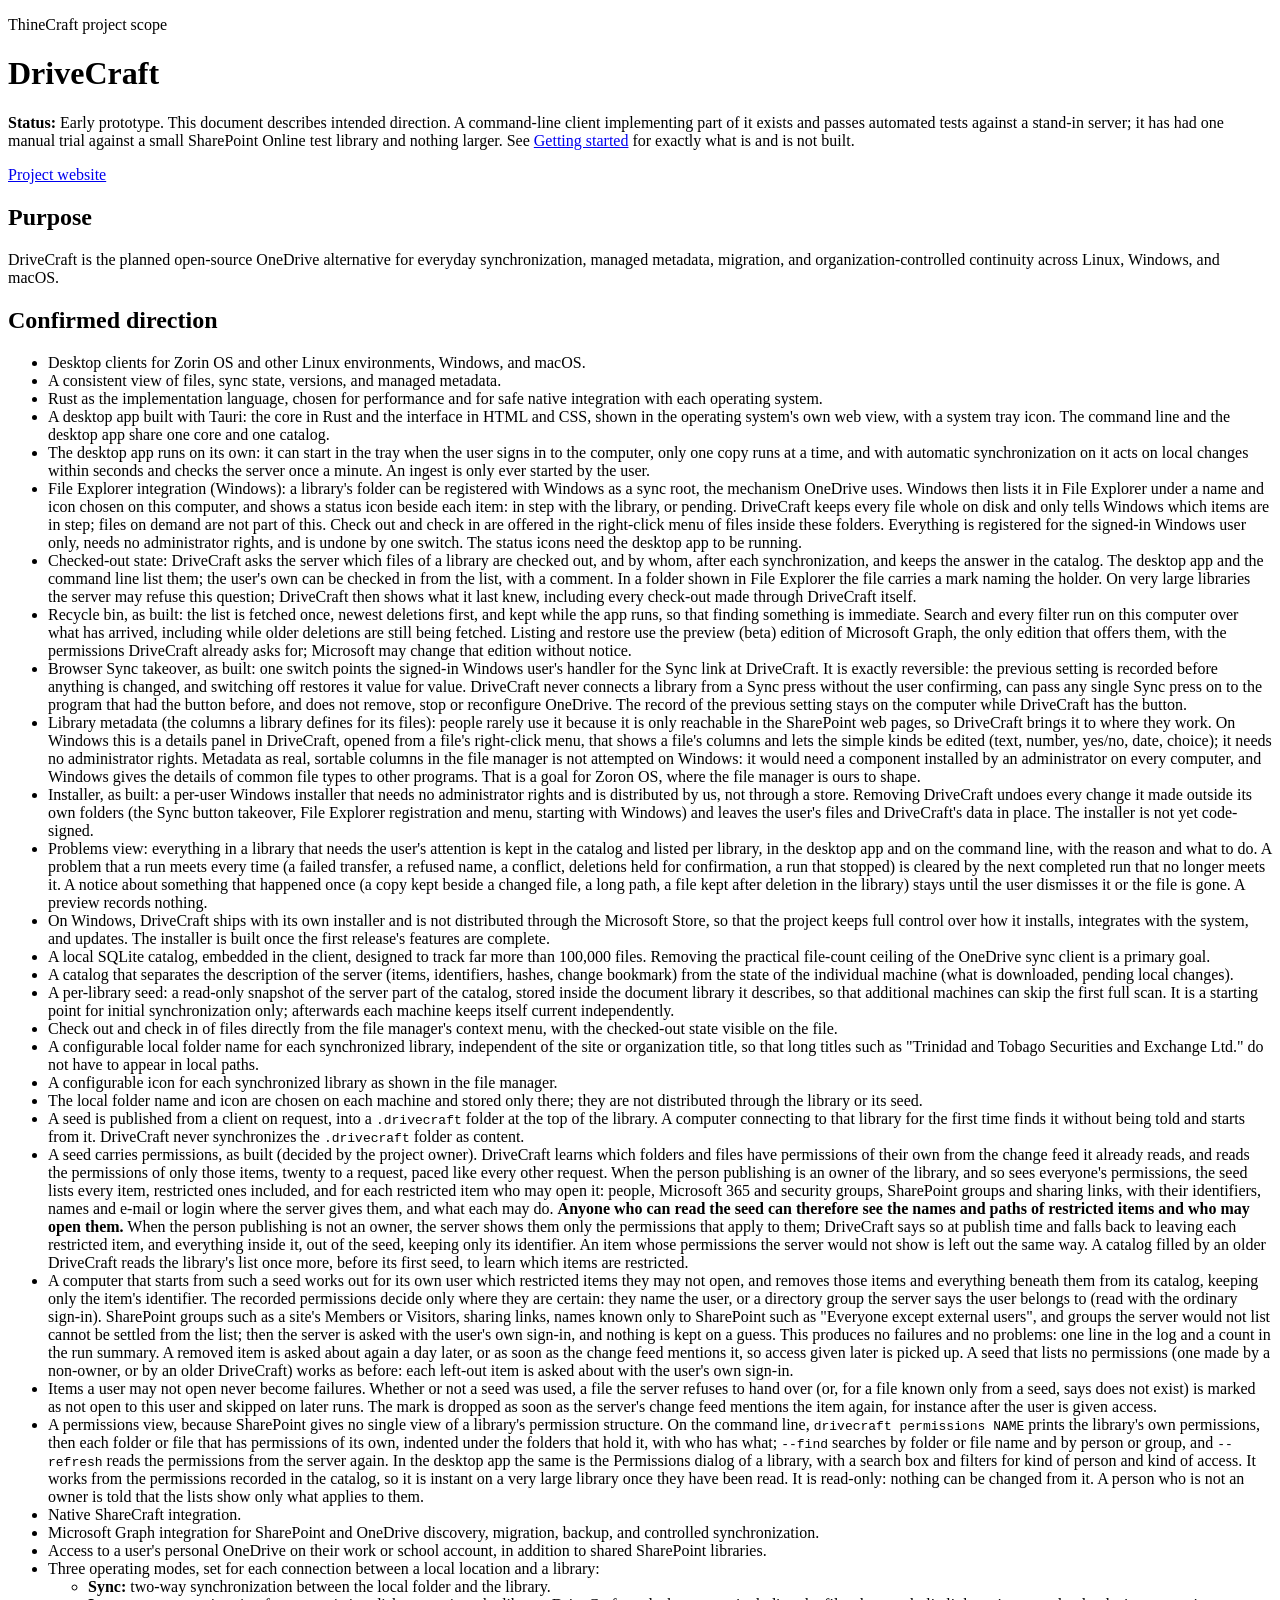
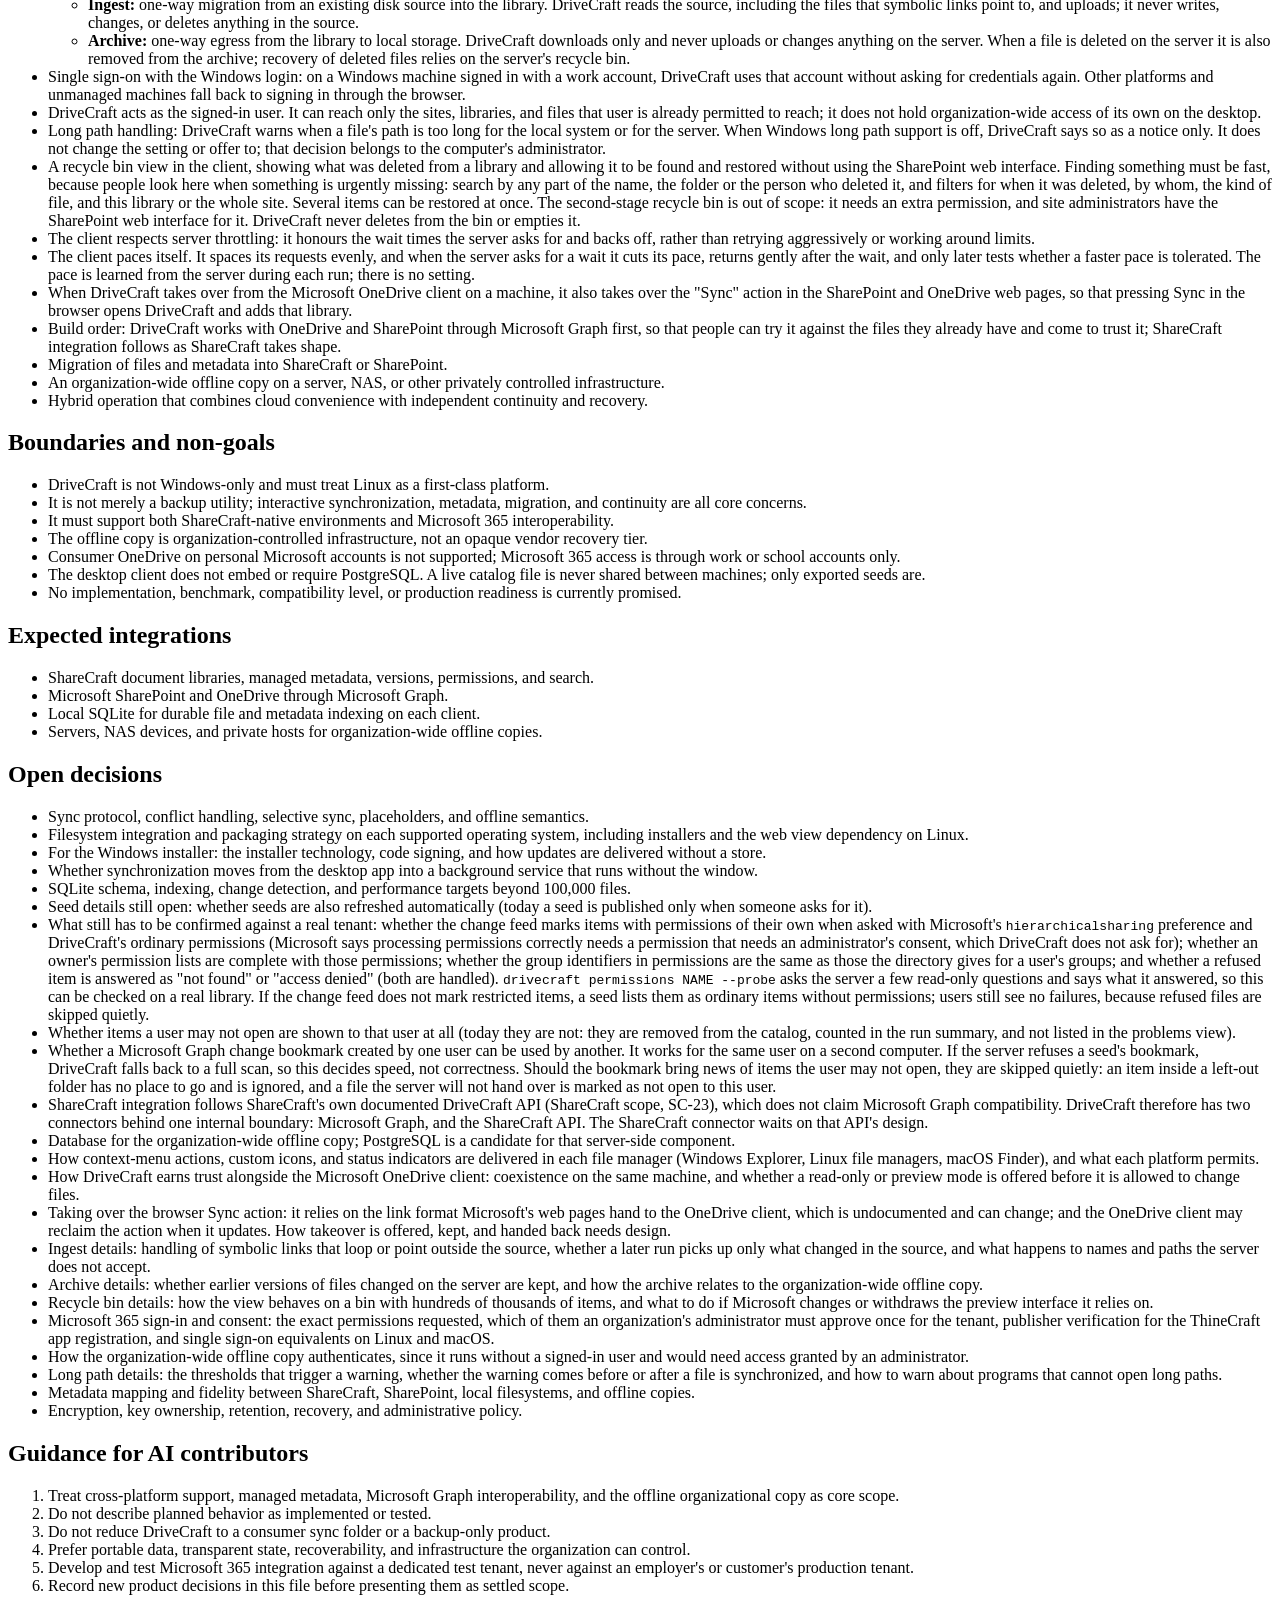
<file: scope.html>
<!doctype html>
<html lang="en">
<head>
  <meta charset="utf-8">
  <meta name="viewport" content="width=device-width, initial-scale=1">
  <meta name="description" content="Authoritative project scope and AI onboarding brief for DriveCraft.">
  <title>DriveCraft — Scope of Work</title>
</head>
<body data-project="DriveCraft" data-status="prototype">
  <main>
    <header>
      <p>ThineCraft project scope</p>
      <h1>DriveCraft</h1>
      <p><strong>Status:</strong> Early prototype. This document describes intended direction. A command-line client implementing part of it exists and passes automated tests against a stand-in server; it has had one manual trial against a small SharePoint Online test library and nothing larger. See <a href="getting-started.html">Getting started</a> for exactly what is and is not built.</p>
      <p><a href="https://drive.thinecraft.io">Project website</a></p>
    </header>

    <section id="purpose">
      <h2>Purpose</h2>
      <p>DriveCraft is the planned open-source OneDrive alternative for everyday synchronization, managed metadata, migration, and organization-controlled continuity across Linux, Windows, and macOS.</p>
    </section>

    <section id="confirmed-direction">
      <h2>Confirmed direction</h2>
      <ul>
        <li>Desktop clients for Zorin OS and other Linux environments, Windows, and macOS.</li>
        <li>A consistent view of files, sync state, versions, and managed metadata.</li>
        <li>Rust as the implementation language, chosen for performance and for safe native integration with each operating system.</li>
        <li>A desktop app built with Tauri: the core in Rust and the interface in HTML and CSS, shown in the operating system's own web view, with a system tray icon. The command line and the desktop app share one core and one catalog.</li>
        <li>The desktop app runs on its own: it can start in the tray when the user signs in to the computer, only one copy runs at a time, and with automatic synchronization on it acts on local changes within seconds and checks the server once a minute. An ingest is only ever started by the user.</li>
        <li>File Explorer integration (Windows): a library's folder can be registered with Windows as a sync root, the mechanism OneDrive uses. Windows then lists it in File Explorer under a name and icon chosen on this computer, and shows a status icon beside each item: in step with the library, or pending. DriveCraft keeps every file whole on disk and only tells Windows which items are in step; files on demand are not part of this. Check out and check in are offered in the right-click menu of files inside these folders. Everything is registered for the signed-in Windows user only, needs no administrator rights, and is undone by one switch. The status icons need the desktop app to be running.</li>
        <li>Checked-out state: DriveCraft asks the server which files of a library are checked out, and by whom, after each synchronization, and keeps the answer in the catalog. The desktop app and the command line list them; the user's own can be checked in from the list, with a comment. In a folder shown in File Explorer the file carries a mark naming the holder. On very large libraries the server may refuse this question; DriveCraft then shows what it last knew, including every check-out made through DriveCraft itself.</li>
        <li>Recycle bin, as built: the list is fetched once, newest deletions first, and kept while the app runs, so that finding something is immediate. Search and every filter run on this computer over what has arrived, including while older deletions are still being fetched. Listing and restore use the preview (beta) edition of Microsoft Graph, the only edition that offers them, with the permissions DriveCraft already asks for; Microsoft may change that edition without notice.</li>
        <li>Browser Sync takeover, as built: one switch points the signed-in Windows user's handler for the Sync link at DriveCraft. It is exactly reversible: the previous setting is recorded before anything is changed, and switching off restores it value for value. DriveCraft never connects a library from a Sync press without the user confirming, can pass any single Sync press on to the program that had the button before, and does not remove, stop or reconfigure OneDrive. The record of the previous setting stays on the computer while DriveCraft has the button.</li>
        <li>Library metadata (the columns a library defines for its files): people rarely use it because it is only reachable in the SharePoint web pages, so DriveCraft brings it to where they work. On Windows this is a details panel in DriveCraft, opened from a file's right-click menu, that shows a file's columns and lets the simple kinds be edited (text, number, yes/no, date, choice); it needs no administrator rights. Metadata as real, sortable columns in the file manager is not attempted on Windows: it would need a component installed by an administrator on every computer, and Windows gives the details of common file types to other programs. That is a goal for Zoron OS, where the file manager is ours to shape.</li>
        <li>Installer, as built: a per-user Windows installer that needs no administrator rights and is distributed by us, not through a store. Removing DriveCraft undoes every change it made outside its own folders (the Sync button takeover, File Explorer registration and menu, starting with Windows) and leaves the user's files and DriveCraft's data in place. The installer is not yet code-signed.</li>
        <li>Problems view: everything in a library that needs the user's attention is kept in the catalog and listed per library, in the desktop app and on the command line, with the reason and what to do. A problem that a run meets every time (a failed transfer, a refused name, a conflict, deletions held for confirmation, a run that stopped) is cleared by the next completed run that no longer meets it. A notice about something that happened once (a copy kept beside a changed file, a long path, a file kept after deletion in the library) stays until the user dismisses it or the file is gone. A preview records nothing.</li>
        <li>On Windows, DriveCraft ships with its own installer and is not distributed through the Microsoft Store, so that the project keeps full control over how it installs, integrates with the system, and updates. The installer is built once the first release's features are complete.</li>
        <li>A local SQLite catalog, embedded in the client, designed to track far more than 100,000 files. Removing the practical file-count ceiling of the OneDrive sync client is a primary goal.</li>
        <li>A catalog that separates the description of the server (items, identifiers, hashes, change bookmark) from the state of the individual machine (what is downloaded, pending local changes).</li>
        <li>A per-library seed: a read-only snapshot of the server part of the catalog, stored inside the document library it describes, so that additional machines can skip the first full scan. It is a starting point for initial synchronization only; afterwards each machine keeps itself current independently.</li>
        <li>Check out and check in of files directly from the file manager's context menu, with the checked-out state visible on the file.</li>
        <li>A configurable local folder name for each synchronized library, independent of the site or organization title, so that long titles such as "Trinidad and Tobago Securities and Exchange Ltd." do not have to appear in local paths.</li>
        <li>A configurable icon for each synchronized library as shown in the file manager.</li>
        <li>The local folder name and icon are chosen on each machine and stored only there; they are not distributed through the library or its seed.</li>
        <li>A seed is published from a client on request, into a <code>.drivecraft</code> folder at the top of the library. A computer connecting to that library for the first time finds it without being told and starts from it. DriveCraft never synchronizes the <code>.drivecraft</code> folder as content.</li>
        <li>A seed carries permissions, as built (decided by the project owner). DriveCraft learns which folders and files have permissions of their own from the change feed it already reads, and reads the permissions of only those items, twenty to a request, paced like every other request. When the person publishing is an owner of the library, and so sees everyone's permissions, the seed lists every item, restricted ones included, and for each restricted item who may open it: people, Microsoft 365 and security groups, SharePoint groups and sharing links, with their identifiers, names and e-mail or login where the server gives them, and what each may do. <strong>Anyone who can read the seed can therefore see the names and paths of restricted items and who may open them.</strong> When the person publishing is not an owner, the server shows them only the permissions that apply to them; DriveCraft says so at publish time and falls back to leaving each restricted item, and everything inside it, out of the seed, keeping only its identifier. An item whose permissions the server would not show is left out the same way. A catalog filled by an older DriveCraft reads the library's list once more, before its first seed, to learn which items are restricted.</li>
        <li>A computer that starts from such a seed works out for its own user which restricted items they may not open, and removes those items and everything beneath them from its catalog, keeping only the item's identifier. The recorded permissions decide only where they are certain: they name the user, or a directory group the server says the user belongs to (read with the ordinary sign-in). SharePoint groups such as a site's Members or Visitors, sharing links, names known only to SharePoint such as "Everyone except external users", and groups the server would not list cannot be settled from the list; then the server is asked with the user's own sign-in, and nothing is kept on a guess. This produces no failures and no problems: one line in the log and a count in the run summary. A removed item is asked about again a day later, or as soon as the change feed mentions it, so access given later is picked up. A seed that lists no permissions (one made by a non-owner, or by an older DriveCraft) works as before: each left-out item is asked about with the user's own sign-in.</li>
        <li>Items a user may not open never become failures. Whether or not a seed was used, a file the server refuses to hand over (or, for a file known only from a seed, says does not exist) is marked as not open to this user and skipped on later runs. The mark is dropped as soon as the server's change feed mentions the item again, for instance after the user is given access.</li>
        <li>A permissions view, because SharePoint gives no single view of a library's permission structure. On the command line, <code>drivecraft permissions NAME</code> prints the library's own permissions, then each folder or file that has permissions of its own, indented under the folders that hold it, with who has what; <code>--find</code> searches by folder or file name and by person or group, and <code>--refresh</code> reads the permissions from the server again. In the desktop app the same is the Permissions dialog of a library, with a search box and filters for kind of person and kind of access. It works from the permissions recorded in the catalog, so it is instant on a very large library once they have been read. It is read-only: nothing can be changed from it. A person who is not an owner is told that the lists show only what applies to them.</li>
        <li>Native ShareCraft integration.</li>
        <li>Microsoft Graph integration for SharePoint and OneDrive discovery, migration, backup, and controlled synchronization.</li>
        <li>Access to a user's personal OneDrive on their work or school account, in addition to shared SharePoint libraries.</li>
        <li>Three operating modes, set for each connection between a local location and a library:
          <ul>
            <li><strong>Sync:</strong> two-way synchronization between the local folder and the library.</li>
            <li><strong>Ingest:</strong> one-way migration from an existing disk source into the library. DriveCraft reads the source, including the files that symbolic links point to, and uploads; it never writes, changes, or deletes anything in the source.</li>
            <li><strong>Archive:</strong> one-way egress from the library to local storage. DriveCraft downloads only and never uploads or changes anything on the server. When a file is deleted on the server it is also removed from the archive; recovery of deleted files relies on the server's recycle bin.</li>
          </ul>
        </li>
        <li>Single sign-on with the Windows login: on a Windows machine signed in with a work account, DriveCraft uses that account without asking for credentials again. Other platforms and unmanaged machines fall back to signing in through the browser.</li>
        <li>DriveCraft acts as the signed-in user. It can reach only the sites, libraries, and files that user is already permitted to reach; it does not hold organization-wide access of its own on the desktop.</li>
        <li>Long path handling: DriveCraft warns when a file's path is too long for the local system or for the server. When Windows long path support is off, DriveCraft says so as a notice only. It does not change the setting or offer to; that decision belongs to the computer's administrator.</li>
        <li>A recycle bin view in the client, showing what was deleted from a library and allowing it to be found and restored without using the SharePoint web interface. Finding something must be fast, because people look here when something is urgently missing: search by any part of the name, the folder or the person who deleted it, and filters for when it was deleted, by whom, the kind of file, and this library or the whole site. Several items can be restored at once. The second-stage recycle bin is out of scope: it needs an extra permission, and site administrators have the SharePoint web interface for it. DriveCraft never deletes from the bin or empties it.</li>
        <li>The client respects server throttling: it honours the wait times the server asks for and backs off, rather than retrying aggressively or working around limits.</li>
        <li>The client paces itself. It spaces its requests evenly, and when the server asks for a wait it cuts its pace, returns gently after the wait, and only later tests whether a faster pace is tolerated. The pace is learned from the server during each run; there is no setting.</li>
        <li>When DriveCraft takes over from the Microsoft OneDrive client on a machine, it also takes over the "Sync" action in the SharePoint and OneDrive web pages, so that pressing Sync in the browser opens DriveCraft and adds that library.</li>
        <li>Build order: DriveCraft works with OneDrive and SharePoint through Microsoft Graph first, so that people can try it against the files they already have and come to trust it; ShareCraft integration follows as ShareCraft takes shape.</li>
        <li>Migration of files and metadata into ShareCraft or SharePoint.</li>
        <li>An organization-wide offline copy on a server, NAS, or other privately controlled infrastructure.</li>
        <li>Hybrid operation that combines cloud convenience with independent continuity and recovery.</li>
      </ul>
    </section>

    <section id="boundaries">
      <h2>Boundaries and non-goals</h2>
      <ul>
        <li>DriveCraft is not Windows-only and must treat Linux as a first-class platform.</li>
        <li>It is not merely a backup utility; interactive synchronization, metadata, migration, and continuity are all core concerns.</li>
        <li>It must support both ShareCraft-native environments and Microsoft 365 interoperability.</li>
        <li>The offline copy is organization-controlled infrastructure, not an opaque vendor recovery tier.</li>
        <li>Consumer OneDrive on personal Microsoft accounts is not supported; Microsoft 365 access is through work or school accounts only.</li>
        <li>The desktop client does not embed or require PostgreSQL. A live catalog file is never shared between machines; only exported seeds are.</li>
        <li>No implementation, benchmark, compatibility level, or production readiness is currently promised.</li>
      </ul>
    </section>

    <section id="integrations">
      <h2>Expected integrations</h2>
      <ul>
        <li>ShareCraft document libraries, managed metadata, versions, permissions, and search.</li>
        <li>Microsoft SharePoint and OneDrive through Microsoft Graph.</li>
        <li>Local SQLite for durable file and metadata indexing on each client.</li>
        <li>Servers, NAS devices, and private hosts for organization-wide offline copies.</li>
      </ul>
    </section>

    <section id="open-decisions">
      <h2>Open decisions</h2>
      <ul>
        <li>Sync protocol, conflict handling, selective sync, placeholders, and offline semantics.</li>
        <li>Filesystem integration and packaging strategy on each supported operating system, including installers and the web view dependency on Linux.</li>
        <li>For the Windows installer: the installer technology, code signing, and how updates are delivered without a store.</li>
        <li>Whether synchronization moves from the desktop app into a background service that runs without the window.</li>
        <li>SQLite schema, indexing, change detection, and performance targets beyond 100,000 files.</li>
        <li>Seed details still open: whether seeds are also refreshed automatically (today a seed is published only when someone asks for it).</li>
        <li>What still has to be confirmed against a real tenant: whether the change feed marks items with permissions of their own when asked with Microsoft's <code>hierarchicalsharing</code> preference and DriveCraft's ordinary permissions (Microsoft says processing permissions correctly needs a permission that needs an administrator's consent, which DriveCraft does not ask for); whether an owner's permission lists are complete with those permissions; whether the group identifiers in permissions are the same as those the directory gives for a user's groups; and whether a refused item is answered as "not found" or "access denied" (both are handled). <code>drivecraft permissions NAME --probe</code> asks the server a few read-only questions and says what it answered, so this can be checked on a real library. If the change feed does not mark restricted items, a seed lists them as ordinary items without permissions; users still see no failures, because refused files are skipped quietly.</li>
        <li>Whether items a user may not open are shown to that user at all (today they are not: they are removed from the catalog, counted in the run summary, and not listed in the problems view).</li>
        <li>Whether a Microsoft Graph change bookmark created by one user can be used by another. It works for the same user on a second computer. If the server refuses a seed's bookmark, DriveCraft falls back to a full scan, so this decides speed, not correctness. Should the bookmark bring news of items the user may not open, they are skipped quietly: an item inside a left-out folder has no place to go and is ignored, and a file the server will not hand over is marked as not open to this user.</li>
        <li>ShareCraft integration follows ShareCraft's own documented DriveCraft API (ShareCraft scope, SC-23), which does not claim Microsoft Graph compatibility. DriveCraft therefore has two connectors behind one internal boundary: Microsoft Graph, and the ShareCraft API. The ShareCraft connector waits on that API's design.</li>
        <li>Database for the organization-wide offline copy; PostgreSQL is a candidate for that server-side component.</li>
        <li>How context-menu actions, custom icons, and status indicators are delivered in each file manager (Windows Explorer, Linux file managers, macOS Finder), and what each platform permits.</li>
        <li>How DriveCraft earns trust alongside the Microsoft OneDrive client: coexistence on the same machine, and whether a read-only or preview mode is offered before it is allowed to change files.</li>
        <li>Taking over the browser Sync action: it relies on the link format Microsoft's web pages hand to the OneDrive client, which is undocumented and can change; and the OneDrive client may reclaim the action when it updates. How takeover is offered, kept, and handed back needs design.</li>
        <li>Ingest details: handling of symbolic links that loop or point outside the source, whether a later run picks up only what changed in the source, and what happens to names and paths the server does not accept.</li>
        <li>Archive details: whether earlier versions of files changed on the server are kept, and how the archive relates to the organization-wide offline copy.</li>
        <li>Recycle bin details: how the view behaves on a bin with hundreds of thousands of items, and what to do if Microsoft changes or withdraws the preview interface it relies on.</li>
        <li>Microsoft 365 sign-in and consent: the exact permissions requested, which of them an organization's administrator must approve once for the tenant, publisher verification for the ThineCraft app registration, and single sign-on equivalents on Linux and macOS.</li>
        <li>How the organization-wide offline copy authenticates, since it runs without a signed-in user and would need access granted by an administrator.</li>
        <li>Long path details: the thresholds that trigger a warning, whether the warning comes before or after a file is synchronized, and how to warn about programs that cannot open long paths.</li>
        <li>Metadata mapping and fidelity between ShareCraft, SharePoint, local filesystems, and offline copies.</li>
        <li>Encryption, key ownership, retention, recovery, and administrative policy.</li>
      </ul>
    </section>

    <section id="ai-guidance">
      <h2>Guidance for AI contributors</h2>
      <ol>
        <li>Treat cross-platform support, managed metadata, Microsoft Graph interoperability, and the offline organizational copy as core scope.</li>
        <li>Do not describe planned behavior as implemented or tested.</li>
        <li>Do not reduce DriveCraft to a consumer sync folder or a backup-only product.</li>
        <li>Prefer portable data, transparent state, recoverability, and infrastructure the organization can control.</li>
        <li>Develop and test Microsoft 365 integration against a dedicated test tenant, never against an employer's or customer's production tenant.</li>
        <li>Record new product decisions in this file before presenting them as settled scope.</li>
      </ol>
    </section>
  </main>
</body>
</html>
</file>
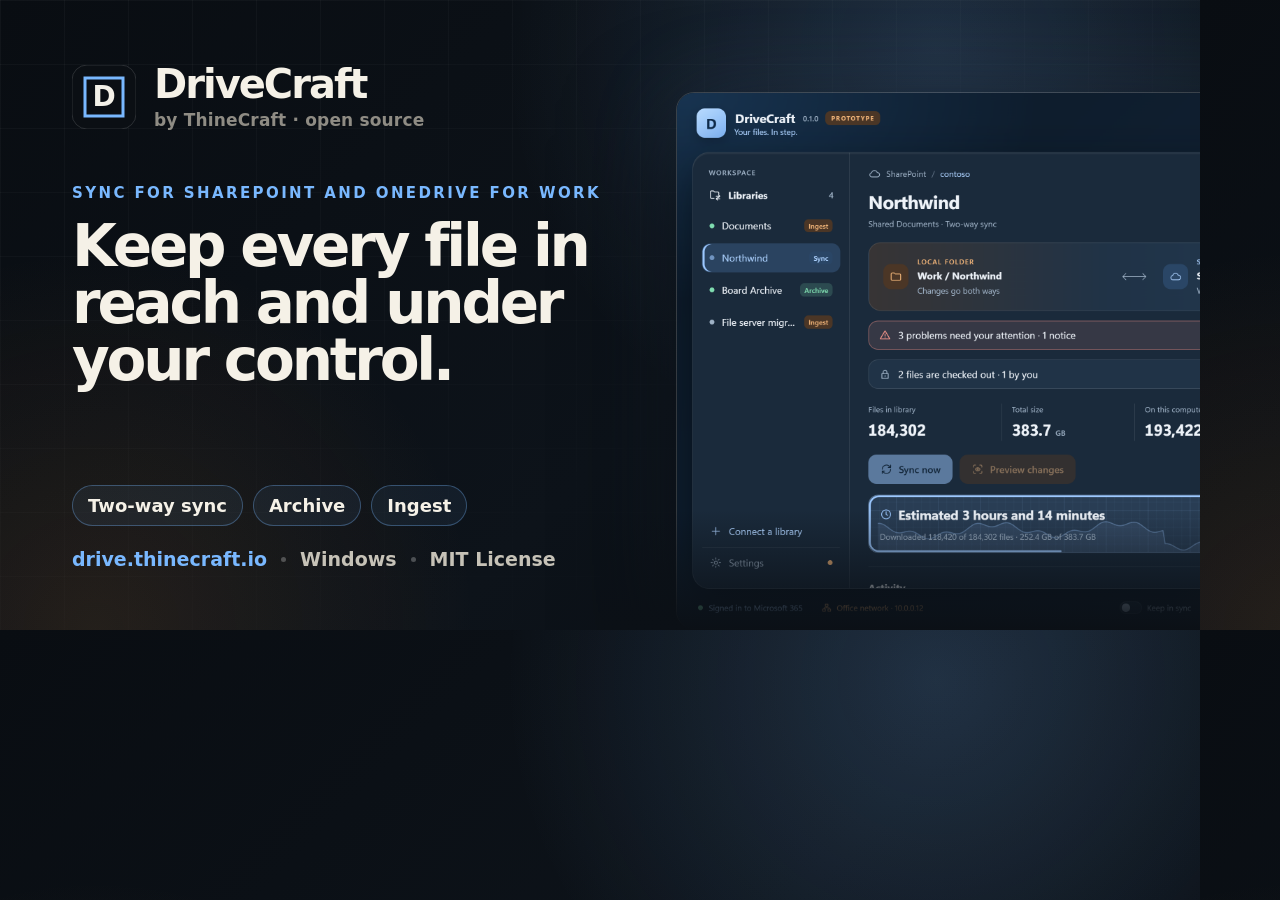
<file: .github/social/card.html>
<!doctype html>
<!--
  The picture shown when a link to drive.thinecraft.io is shared (Open Graph and
  X cards). It is drawn at exactly 1200 x 630 and saved as docs/social-card.png by
  render.mjs in this folder:  node .github/social/render.mjs
-->
<html lang="en">
<head>
<meta charset="utf-8">
<title>DriveCraft social card</title>
<style>
  :root { --accent: #79b8ff; --ink: #f5f1e7; --soft: #c6c2b7; --muted: #8f8c84; }
  * { box-sizing: border-box; }
  html, body { margin: 0; width: 1200px; height: 630px; overflow: hidden; }
  body {
    position: relative;
    font-family: Inter, ui-sans-serif, system-ui, "Segoe UI", sans-serif;
    color: var(--ink);
    background:
      radial-gradient(circle at 78% 8%, #79b8ff2e, transparent 430px),
      radial-gradient(circle at 8% 100%, #c27a3222, transparent 380px),
      linear-gradient(135deg, #090d12, #0d131a 58%, #090d12);
  }
  body::before {
    position: absolute; inset: 0; content: "";
    background-image: linear-gradient(#ffffff09 1px, transparent 1px), linear-gradient(90deg, #ffffff09 1px, transparent 1px);
    background-size: 64px 64px;
    mask-image: linear-gradient(to bottom right, black, transparent 85%);
  }
  .copy { position: absolute; left: 72px; top: 64px; bottom: 60px; width: 560px; display: flex; flex-direction: column; }
  .brand { display: flex; align-items: center; gap: 18px; }
  .mark { width: 64px; height: 64px; flex: none; }
  .name { font-size: 40px; font-weight: 850; letter-spacing: -.05em; line-height: 1; }
  .by { margin-top: 6px; color: var(--muted); font-size: 17px; font-weight: 600; letter-spacing: .01em; }
  .eyebrow { margin: 54px 0 0; color: var(--accent); font-size: 15px; font-weight: 850; letter-spacing: .16em; text-transform: uppercase; }
  h1 { margin: 16px 0 0; font-size: 58px; font-weight: 850; letter-spacing: -.055em; line-height: .98; }
  .modes { display: flex; gap: 10px; margin-top: auto; }
  .modes span { padding: 9px 15px; border: 1px solid #79b8ff55; border-radius: 999px; background: #79b8ff12; color: var(--ink); font-size: 18px; font-weight: 700; }
  .foot { display: flex; align-items: center; gap: 14px; margin-top: 22px; color: var(--soft); font-size: 19px; font-weight: 600; }
  .foot b { color: var(--accent); font-weight: 800; }
  .foot i { width: 5px; height: 5px; border-radius: 50%; background: #ffffff40; }
  .shot {
    position: absolute; left: 676px; top: 92px; width: 760px;
    border: 1px solid #ffffff2a; border-radius: 18px;
    box-shadow: 0 40px 110px #000c, 0 0 90px #79b8ff26;
  }
  .shot-fade { position: absolute; inset: auto 0 0 600px; height: 120px; background: linear-gradient(to bottom, transparent, #0b1016); }
</style>
</head>
<body>
  <img class="shot" src="../../docs/screens/running.png" alt="">
  <div class="shot-fade"></div>
  <div class="copy">
    <div class="brand">
      <svg class="mark" viewBox="0 0 64 64" aria-hidden="true"><rect width="64" height="64" rx="15" fill="#0b0f14" stroke="#ffffff22"/><path d="M13 13h38v38H13z" fill="none" stroke="#79b8ff" stroke-width="3"/><text x="32" y="41" text-anchor="middle" font-family="system-ui, Segoe UI, sans-serif" font-size="28" font-weight="800" fill="#f4f1e8">D</text></svg>
      <div><div class="name">DriveCraft</div><div class="by">by ThineCraft · open source</div></div>
    </div>
    <p class="eyebrow">Sync for SharePoint and OneDrive for work</p>
    <h1>Keep every file in reach and under your control.</h1>
    <div class="modes"><span>Two-way sync</span><span>Archive</span><span>Ingest</span></div>
    <div class="foot"><b>drive.thinecraft.io</b><i></i><span>Windows</span><i></i><span>MIT License</span></div>
  </div>
</body>
</html>
</file>
<file: app/ui/styles.css>
/* DriveCraft desktop interface.

   Layout idea: a "platform". The window is a soft, lit backdrop; the working
   surface (the bed) is one raised, rounded panel resting on it.

   Themes: every colour is a variable. Dark is the default set; light is a second
   set. The choice is "system" unless the user picks one, stored as data-theme on
   the root element. A future named theme only needs its own block of these same
   variables under its own data-theme value. */

:root {
  color-scheme: dark;
  /* Backdrop */
  --bg-a: #0c1a29;
  --bg-b: #142538;
  --glow-cool: #3b82c940;
  --glow-warm: #c27a3250;
  /* The bed and things resting on it */
  --bed: #1a2a3b;
  --bed-2: #203347;
  --inset: #16263680;
  --line: #ffffff1a;
  --shadow: 0 24px 60px #02080f99, 0 2px 0 #ffffff0d inset;
  /* Text */
  --text: #eef3f9;
  --muted: #9fb2c6;
  /* Blue: the primary action and the server side */
  --blue: #9cc8ff;
  --blue-ink: #0a1f35;
  --blue-soft: #2a4666;
  --blue-soft-ink: #add2ff;
  /* Amber: the local side, previews and cautions */
  --amber-soft: #4b3626;
  --amber-ink: #f3b67a;
  /* States */
  --ok: #7fdcb0;
  --warn-bg: #f0b0701f;
  --warn-line: #f0b07059;
  --bad: #ff9a8f;
  --bad-bg: #ff9a8f1f;
  --select: #2a4360;
  --field: #12202f;
  --logo-a: #b9dbff;
  --logo-b: #7fb4f5;
  --logo-ink: #0e2a4a;
  --radius: 14px;
  font-family: "Segoe UI Variable Text", "Segoe UI", Inter, ui-sans-serif, system-ui, -apple-system, sans-serif;
  font-size: 14px;
  line-height: 1.45;
}

/* Light: warm paper backdrop, a white bed, deeper blue and amber for contrast. */
@media (prefers-color-scheme: light) {
  :root:not([data-theme="dark"]) {
    --shine: #ffffffb8;
    color-scheme: light;
    --bg-a: #e9eff7;
    --bg-b: #f6f0e6;
    --glow-cool: #7fb2f055;
    --glow-warm: #f2b56e66;
    --bed: #ffffff;
    --bed-2: #f4f7fb;
    --inset: #f4f7fb;
    --line: #10223a1f;
    --shadow: 0 22px 50px #2a3f5c2e, 0 1px 0 #ffffff inset;
    --text: #12223a;
    --muted: #55677c;
    --blue: #1b62c4;
    --blue-ink: #ffffff;
    --blue-soft: #dfebfb;
    --blue-soft-ink: #1a56ab;
    --amber-soft: #f8e5cd;
    --amber-ink: #8a4e0f;
    --ok: #17784a;
    --warn-bg: #f8e5cd;
    --warn-line: #c98a3c66;
    --bad: #b3261e;
    --bad-bg: #b3261e14;
    --select: #e3eefc;
    --field: #ffffff;
    --logo-a: #4f93e6;
    --logo-b: #1b62c4;
    --logo-ink: #ffffff;
  }
}
:root[data-theme="light"] {
  --shine: #ffffffb8;
  color-scheme: light;
  --bg-a: #e9eff7;
  --bg-b: #f6f0e6;
  --glow-cool: #7fb2f055;
  --glow-warm: #f2b56e66;
  --bed: #ffffff;
  --bed-2: #f4f7fb;
  --inset: #f4f7fb;
  --line: #10223a1f;
  --shadow: 0 22px 50px #2a3f5c2e, 0 1px 0 #ffffff inset;
  --text: #12223a;
  --muted: #55677c;
  --blue: #1b62c4;
  --blue-ink: #ffffff;
  --blue-soft: #dfebfb;
  --blue-soft-ink: #1a56ab;
  --amber-soft: #f8e5cd;
  --amber-ink: #8a4e0f;
  --ok: #17784a;
  --warn-bg: #f8e5cd;
  --warn-line: #c98a3c66;
  --bad: #b3261e;
  --bad-bg: #b3261e14;
  --select: #e3eefc;
  --field: #ffffff;
  --logo-a: #4f93e6;
  --logo-b: #1b62c4;
  --logo-ink: #ffffff;
}

* { box-sizing: border-box; }
[hidden] { display: none !important; }
html, body { height: 100%; }

/* Now and then a soft band of light crosses the window's backdrop, from the top
   left to the bottom right, behind everything else. It is only there so that a
   window someone is watching through a long run does not look frozen. */
:root { --shine-every: 300s; }
.shine { position: fixed; inset: 0; z-index: -1; pointer-events: none; overflow: hidden; }
.shine::before {
  content: ""; position: absolute; inset: -20%;
  background: linear-gradient(135deg, transparent 40%, var(--shine, #ffffff24) 50%, transparent 60%);
  filter: blur(14px);
  transform: translate(-100%, -100%);
  animation: shine var(--shine-every) linear infinite;
}
/* One second of movement, then nothing until the next turn. */
@keyframes shine {
  0% { transform: translate(-100%, -100%); }
  0.3333% { transform: translate(100%, 100%); }
  100% { transform: translate(100%, 100%); }
}
@media (prefers-reduced-motion: reduce) { .shine::before { animation: none; } }
body {
  margin: 0;
  color: var(--text);
  background:
    radial-gradient(60rem 34rem at 0% 0%, var(--glow-cool), transparent 62%),
    radial-gradient(46rem 30rem at 100% 100%, var(--glow-warm), transparent 60%),
    linear-gradient(135deg, var(--bg-a), var(--bg-b));
  display: flex;
  flex-direction: column;
  overflow: hidden;
  user-select: none;
  -webkit-user-select: none;
  padding: 0 22px;
}
code, .log { font-family: ui-monospace, "Cascadia Mono", Consolas, monospace; }
code, .log, .error, .warnings, .measure ul, .toast { user-select: text; -webkit-user-select: text; }
h1 { font-size: 1.9rem; margin: 0; font-weight: 650; letter-spacing: -.02em; line-height: 1.15; }
h2 { font-size: 1.05rem; margin: 0; font-weight: 650; }
p { margin: .35rem 0; }
.muted { color: var(--muted); }
.small { font-size: .84rem; }
.strong { font-weight: 600; }
.ok-text { color: var(--ok); }
.ic { width: 18px; height: 18px; flex: none; fill: none; stroke: currentColor; stroke-width: 1.6; stroke-linecap: round; stroke-linejoin: round; }
.ic.wide { width: 46px; height: 18px; stroke-width: 1.2; }
.ic.big { width: 40px; height: 40px; stroke-width: 1.2; color: var(--muted); }
.eyebrow { font-size: .7rem; letter-spacing: .12em; text-transform: uppercase; color: var(--muted); font-weight: 600; }
.eyebrow.amber { color: var(--amber-ink); }
.eyebrow.blue { color: var(--blue-soft-ink); }

button, input { font: inherit; color: inherit; }
button { cursor: pointer; border: 1px solid transparent; background: none; border-radius: 10px; padding: 0; }
button:disabled { opacity: .5; cursor: default; }
button:focus-visible, input:focus-visible, summary:focus-visible, .log:focus-visible { outline: 2px solid var(--blue); outline-offset: 2px; }
.btn { display: inline-flex; align-items: center; gap: .6rem; padding: .7rem 1.15rem; border-radius: 12px; font-weight: 600; }
.btn.primary { background: var(--blue); color: var(--blue-ink); }
.btn.amber { background: var(--amber-soft); color: var(--amber-ink); }
.btn.quiet { background: var(--bed-2); border-color: var(--line); font-weight: 500; padding: .55rem .95rem; }
.btn:hover:not(:disabled) { filter: brightness(1.07); }
.btn.quiet:hover:not(:disabled) { border-color: var(--muted); filter: none; }
.iconbtn { width: 34px; height: 34px; display: grid; place-items: center; border-radius: 10px; color: var(--muted); }
.iconbtn:hover { background: var(--bed-2); color: var(--text); }
.iconbtn.ring { border-color: var(--line); }
.textlink { display: inline-flex; align-items: center; gap: .55rem; color: var(--blue-soft-ink); border-radius: 6px; padding: .15rem .2rem; }
.textlink:hover { text-decoration: underline; }

input:not([type=checkbox]):not([type=radio]) {
  width: 100%;
  padding: .6rem .75rem;
  border-radius: 10px;
  border: 1px solid var(--line);
  background: var(--field);
  user-select: text;
  -webkit-user-select: text;
}
input[type=checkbox], input[type=radio] { accent-color: var(--blue); width: 16px; height: 16px; }
label { display: block; margin: .95rem 0 0; font-weight: 600; }
label > input, label > .with-button { margin-top: .35rem; font-weight: 400; }
label > .muted { display: block; font-weight: 400; margin-top: .3rem; }
.with-button { display: flex; gap: .5rem; }
.with-button input { flex: 1; min-width: 0; }
fieldset { border: 0; padding: 0; margin: 1rem 0 0; }
legend { font-weight: 600; padding: 0; margin-bottom: .2rem; }
.check { display: flex; gap: .55rem; align-items: center; font-weight: 400; margin: 0; color: var(--muted); }
.choice { display: flex; gap: .7rem; align-items: flex-start; font-weight: 400; padding: .65rem .8rem; margin: .45rem 0 0; border: 1px solid var(--line); border-radius: 12px; cursor: pointer; }
.choice:has(input:checked) { border-color: var(--blue); background: color-mix(in srgb, var(--blue) 10%, transparent); }
.choice input { margin-top: .2rem; }
.error { color: var(--bad); white-space: pre-wrap; }
.actions { display: flex; justify-content: flex-end; gap: .6rem; margin-top: 1.3rem; }

/* Header: brand on the left, account and the one window control on the right.
   There is no title bar; this area is what the window is dragged by. */
.masthead { display: flex; align-items: center; justify-content: space-between; padding: 20px 6px 18px; flex: none; }
.brand { display: flex; align-items: center; gap: .85rem; }
.logo { width: 42px; height: 42px; border-radius: 12px; display: grid; place-items: center; font-weight: 800; font-size: 1.45rem; color: var(--logo-ink); background: linear-gradient(145deg, var(--logo-a), var(--logo-b)); box-shadow: 0 6px 16px #0003; }
.brand-text { display: flex; flex-direction: column; line-height: 1.25; }
.brand-name { font-size: 1.3rem; font-weight: 650; letter-spacing: -.01em; display: flex; align-items: center; gap: .7rem; }
.tagline { color: var(--blue-soft-ink); font-size: .84rem; }
.tag { font-size: .66rem; font-weight: 700; letter-spacing: .12em; text-transform: uppercase; color: var(--amber-ink); background: var(--amber-soft); border-radius: 7px; padding: .3rem .6rem; }
.masthead-right { display: flex; align-items: center; gap: .6rem; }
.account { position: relative; }
.account-button { display: flex; align-items: center; gap: .75rem; padding: .3rem .6rem .3rem .3rem; text-align: left; border-radius: 12px; }
.account-button:hover { background: color-mix(in srgb, var(--bed) 70%, transparent); }
.account-text { display: flex; flex-direction: column; line-height: 1.3; }
.account-text { max-width: 260px; min-width: 0; }
.account-name, .account-text .muted { white-space: nowrap; overflow: hidden; text-overflow: ellipsis; }
.account-name { font-weight: 650; }
.avatar { width: 36px; height: 36px; border-radius: 50%; background: var(--amber-soft); color: var(--amber-ink); display: grid; place-items: center; font-weight: 700; font-size: .82rem; }
.menu { position: absolute; right: 0; top: calc(100% + 8px); min-width: 260px; background: var(--bed); border: 1px solid var(--line); border-radius: var(--radius); padding: .4rem; box-shadow: 0 16px 40px #0007; z-index: 20; display: flex; flex-direction: column; }
.menu-head { padding: .55rem .7rem; border-bottom: 1px solid var(--line); margin-bottom: .3rem; color: var(--muted); white-space: nowrap; overflow: hidden; text-overflow: ellipsis; max-width: 320px; }
.menu > button { text-align: left; padding: .55rem .7rem; border-radius: 9px; }
.menu > button:hover { background: var(--bed-2); }
.menu .danger { color: var(--bad); }
.pop { padding: .8rem; gap: .6rem; min-width: 290px; }
.pop-title { font-size: .7rem; letter-spacing: .12em; text-transform: uppercase; color: var(--muted); font-weight: 600; }
.pop p { margin: 0; }
.pop .btn { align-self: flex-start; }
.toast.good { border-color: var(--ok); }
.pop .danger { border-top: 1px solid var(--line); border-radius: 0 0 9px 9px; margin: .2rem -.4rem -.4rem; padding: .7rem 1.1rem; }

/* The bed */
.bed { background: var(--bed); border: 1px solid var(--line); border-radius: 24px; box-shadow: var(--shadow); }
.center { flex: 1; display: grid; place-items: center; padding: 1rem 0 2rem; overflow: auto; }
.card { width: min(540px, 100%); padding: 1.8rem 1.9rem; }
.card h1 { font-size: 1.5rem; margin-bottom: .4rem; }
.choice-list { margin-top: .8rem; }

.shell { flex: 1; display: grid; grid-template-columns: 224px 1fr; min-height: 0; overflow: hidden; }
.sidebar { border-right: 1px solid var(--line); display: flex; flex-direction: column; padding: 1.5rem .9rem 1.2rem; min-height: 0; }
.sidebar .eyebrow { padding: 0 .7rem; }
.side-head { display: flex; align-items: center; gap: .7rem; padding: 1.1rem .7rem .9rem; font-weight: 650; }
.side-head .count { margin-left: auto; color: var(--muted); font-weight: 500; font-size: .84rem; }
.conn-list { display: flex; flex-direction: column; gap: 4px; overflow: auto; margin: 0 -.2rem; padding: 0 .2rem; }
.conn-item { display: grid; grid-template-columns: 8px 1fr auto; gap: .7rem; align-items: center; padding: .7rem .7rem; text-align: left; width: 100%; border-radius: 12px; position: relative; color: var(--text); }
.conn-item:hover { background: color-mix(in srgb, var(--select) 55%, transparent); }
.conn-item[aria-current=true] { background: var(--select); color: var(--blue-soft-ink); box-shadow: inset 3px 0 0 var(--blue); }
.conn-item .title { overflow: hidden; text-overflow: ellipsis; white-space: nowrap; }
.dot { width: 7px; height: 7px; border-radius: 50%; background: var(--muted); display: inline-block; flex: none; }
.dot.ok { background: var(--ok); }
.dot.warn { background: var(--amber-ink); }
.dot.bad { background: var(--bad); }
.dot.busy { background: var(--blue); animation: pulse 1s ease-in-out infinite; }
@keyframes pulse { 50% { opacity: .3; } }
.badge { font-size: .72rem; border-radius: 6px; padding: .15rem .45rem; font-weight: 600; text-transform: capitalize; background: var(--blue-soft); color: var(--blue-soft-ink); }
.badge.amber, .badge.ingest { background: var(--amber-soft); color: var(--amber-ink); }
.badge.archive { background: color-mix(in srgb, var(--ok) 18%, transparent); color: var(--ok); }
.add { display: flex; align-items: center; gap: .7rem; margin-top: 1.1rem; padding: .6rem .7rem; color: var(--blue-soft-ink); text-align: left; }
.add:hover { background: color-mix(in srgb, var(--select) 55%, transparent); }
.side-foot { margin-top: auto; padding: 1rem .7rem 0; display: flex; flex-direction: column; gap: .8rem; align-items: flex-start; }
.computer { display: flex; gap: .8rem; align-items: flex-start; line-height: 1.35; }
.computer .ic { margin-top: .15rem; }
.side-foot details summary { cursor: pointer; display: flex; align-items: center; gap: .6rem; font-size: .84rem; color: var(--amber-ink); list-style: none; border-radius: 6px; }
.side-foot details summary::-webkit-details-marker { display: none; }
.side-foot details p { margin: .5rem 0 0; }

.detail { overflow: auto; padding: 1.5rem 1.9rem 1.2rem; min-width: 0; display: flex; flex-direction: column; }
.detail > section { display: flex; flex-direction: column; flex: 1; min-height: 0; }
.empty { place-content: center; align-items: flex-start; gap: .5rem; max-width: 440px; margin: 0 auto; }
.empty h1 { font-size: 1.5rem; }
.empty .btn { margin-top: .8rem; }
.crumb { display: flex; align-items: center; gap: .55rem; color: var(--muted); font-size: .86rem; }
.crumb .sep { opacity: .6; }
.crumb #crumb-host { color: var(--blue-soft-ink); }
.conn-head { display: flex; justify-content: space-between; align-items: flex-start; gap: 1rem; margin-top: 1.1rem; }
.conn-head p { margin: .55rem 0 0; font-size: .86rem; }
.settings { position: relative; margin-top: .4rem; }

.flow { display: grid; grid-template-columns: 1fr auto 1fr; align-items: center; gap: 1rem; margin-top: 1.3rem; padding: 1.1rem 1.2rem; border: 1px solid var(--line); border-radius: 18px; background: linear-gradient(90deg, color-mix(in srgb, var(--amber-soft) 55%, var(--bed-2)), var(--bed-2) 45%, color-mix(in srgb, var(--blue-soft) 40%, var(--bed-2))); }
.end { display: flex; align-items: center; gap: .9rem; text-align: left; min-width: 0; padding: .2rem; border-radius: 12px; }
.end:hover .end-name { text-decoration: underline; }
.end-text { display: flex; flex-direction: column; gap: .2rem; min-width: 0; }
.end-name { font-weight: 650; overflow: hidden; text-overflow: ellipsis; white-space: nowrap; }
.tile { width: 36px; height: 36px; border-radius: 11px; display: grid; place-items: center; flex: none; }
.tile.amber { background: var(--amber-soft); color: var(--amber-ink); }
.tile.blue { background: var(--blue-soft); color: var(--blue-soft-ink); }
.flow-arrow { color: var(--muted); display: grid; }

.stats { display: grid; grid-template-columns: repeat(4, 1fr); margin-top: 1.5rem; }
.stat { display: flex; flex-direction: column; gap: .35rem; padding: 0 1rem; border-left: 1px solid var(--line); min-width: 0; }
.stat:first-child { padding-left: 0; border-left: 0; }
.stat-label { font-size: .8rem; color: var(--muted); white-space: nowrap; overflow: hidden; text-overflow: ellipsis; }
.num { font-size: 1.6rem; font-weight: 650; letter-spacing: -.01em; font-variant-numeric: tabular-nums; white-space: nowrap; }
.unit { font-size: .8rem; font-weight: 500; color: var(--muted); letter-spacing: 0; }

.run-row { display: flex; align-items: center; gap: .7rem; margin-top: 1.4rem; flex-wrap: wrap; }
.run-row .check { margin-left: .5rem; }
.banner { border-radius: var(--radius); padding: .75rem 1rem; margin-top: 1rem; display: flex; gap: 1rem; align-items: center; justify-content: space-between; background: var(--warn-bg); border: 1px solid var(--warn-line); }
.banner.bad { background: var(--bad-bg); border-color: color-mix(in srgb, var(--bad) 45%, transparent); }
.banner p { margin: .2rem 0 0; }
.banner button { flex: none; }
.result { margin-top: 1.1rem; background: var(--bed-2); border: 1px solid var(--line); border-radius: var(--radius); padding: .95rem 1.1rem; }
.result-head { display: flex; align-items: baseline; gap: .7rem; flex-wrap: wrap; }
.chips { display: flex; flex-wrap: wrap; gap: .4rem; margin-top: .65rem; }
.chip { background: var(--blue-soft); color: var(--blue-soft-ink); border-radius: 99px; padding: .2rem .7rem; font-size: .84rem; font-variant-numeric: tabular-nums; font-weight: 500; }
.chip.warn { background: var(--amber-soft); color: var(--amber-ink); }
.chip.bad { background: var(--bad-bg); color: var(--bad); }
.warnings { margin: .7rem 0 0; padding-left: 1.1rem; color: var(--amber-ink); font-size: .86rem; }
.warnings li { margin: .2rem 0; }
.warnings li.bad { color: var(--bad); }
.measure { margin-top: .7rem; }
.measure summary { cursor: pointer; font-size: .84rem; color: var(--muted); border-radius: 6px; }
.measure ul { margin: .4rem 0 0; padding-left: 1.1rem; }

.activity-head { display: flex; align-items: center; justify-content: space-between; margin-top: 1.4rem; padding-top: 1.3rem; border-top: 1px solid var(--line); }
.status { display: inline-flex; align-items: center; gap: .55rem; color: var(--muted); font-size: .84rem; }
.activity { margin-top: .9rem; border: 1px solid var(--line); border-radius: 18px; background: var(--inset); flex: 1; min-height: 170px; display: flex; flex-direction: column; overflow: hidden; }
.log-empty { flex: 1; display: flex; flex-direction: column; align-items: center; justify-content: center; gap: .45rem; text-align: center; padding: 1.2rem; }
.log-empty .ic { color: var(--muted); margin-bottom: .3rem; }
.log { flex: 1; padding: .8rem 1rem; overflow: auto; font-size: .8rem; white-space: pre-wrap; word-break: break-word; min-height: 0; }
.log .warn { color: var(--amber-ink); }
.log .bad { color: var(--bad); }
.log .head { color: var(--muted); margin-top: .35rem; }
.detail-foot { display: flex; align-items: center; justify-content: space-between; margin-top: 1rem; font-size: .86rem; }
.protect { display: inline-flex; align-items: center; gap: .5rem; color: var(--ok); }

/* Under the bed */
.statusbar { display: flex; align-items: center; justify-content: space-between; padding: 12px 8px 14px; font-size: .82rem; color: var(--muted); flex: none; min-height: 48px; }
.status-left { display: inline-flex; align-items: center; gap: 1.4rem; }
.netwrap { position: relative; }
.netbtn { display: inline-flex; align-items: center; gap: .5rem; color: var(--muted); padding: .2rem .45rem; border-radius: 8px; }
.netbtn:hover { color: var(--text); background: color-mix(in srgb, var(--bed) 70%, transparent); }
.netbtn .ic { width: 15px; height: 15px; }
.netbtn.chosen { color: var(--amber-ink); }
.menu.up { top: auto; bottom: calc(100% + 8px); left: 0; right: auto; min-width: 310px; }
.menu.up .pop-title { padding: .45rem .7rem .3rem; }
.menu.up button { display: grid; grid-template-columns: 14px 1fr auto; gap: .6rem; align-items: center; color: var(--text); }
.menu.up button .addr { color: var(--muted); font-variant-numeric: tabular-nums; }
.signed { display: inline-flex; align-items: center; gap: .6rem; color: var(--blue-soft-ink); }
.status-tools { display: inline-flex; align-items: center; gap: 1.2rem; margin-left: auto; }
.switch { display: inline-flex; align-items: center; gap: .5rem; margin: 0; font-weight: 400; cursor: pointer; }
.switch input { position: absolute; opacity: 0; }
.track { width: 32px; height: 18px; border-radius: 99px; background: color-mix(in srgb, var(--bed) 80%, transparent); border: 1px solid var(--line); position: relative; }
.track::after { content: ""; position: absolute; top: 2px; left: 2px; width: 12px; height: 12px; border-radius: 50%; background: var(--muted); transition: transform .15s; }
.switch input:checked + .track { background: var(--blue); border-color: var(--blue); }
.switch input:checked + .track::after { transform: translateX(14px); background: var(--blue-ink); }
.switch input:focus-visible + .track { outline: 2px solid var(--blue); outline-offset: 2px; }
.theme { display: inline-flex; border: 1px solid var(--line); border-radius: 9px; padding: 2px; background: color-mix(in srgb, var(--bed) 60%, transparent); }
.theme button { padding: .2rem .6rem; border-radius: 7px; color: var(--muted); }
.theme button[aria-checked=true] { background: var(--select); color: var(--blue-soft-ink); font-weight: 600; }
.segmented { display: inline-flex; border: 1px solid var(--line); border-radius: 10px; padding: 2px; background: var(--field); align-self: flex-start; }
.segmented button { padding: .35rem 1rem; border-radius: 8px; }
.segmented button[aria-checked=true] { background: var(--blue); color: var(--blue-ink); font-weight: 600; }

.problems-bar { display: flex; align-items: center; gap: .7rem; width: 100%; text-align: left; margin-top: 1rem; padding: .7rem 1rem; border-radius: var(--radius); background: var(--warn-bg); border: 1px solid var(--warn-line); color: var(--text); }
.problems-bar .ic { color: var(--amber-ink); flex: none; }
.problems-bar.bad { background: var(--bad-bg); border-color: color-mix(in srgb, var(--bad) 45%, transparent); }
.problems-bar.bad .ic { color: var(--bad); }
.problems-bar.notice { background: var(--bed-2); border-color: var(--line); }
.problems-bar.notice .ic { color: var(--muted); }
.problems-bar .go { margin-left: auto; color: var(--blue-soft-ink); font-weight: 600; }
.problems-bar:hover .go { text-decoration: underline; }
#problems-dialog { width: min(780px, calc(100vw - 2rem)); }
.problems { max-height: 54vh; overflow: auto; margin-top: .9rem; padding-right: .3rem; user-select: text; -webkit-user-select: text; }
.pgroup + .pgroup { margin-top: 1.2rem; }
.pgroup h3 { display: flex; align-items: center; gap: .6rem; font-size: 1rem; margin: 0; }
.pgroup h3 .count { color: var(--muted); font-weight: 500; font-size: .84rem; }
.pgroup > p { margin: .3rem 0 .5rem; }
.prow { display: flex; gap: 1rem; justify-content: space-between; align-items: flex-start; padding: .6rem .8rem; border: 1px solid var(--line); border-radius: 12px; background: var(--bed-2); margin-top: .4rem; }
.prow-main { min-width: 0; }
.prow-path { font-weight: 600; word-break: break-all; }
.prow-msg { font-size: .9rem; margin: .15rem 0; white-space: pre-wrap; word-break: break-word; }
.prow-actions { display: flex; flex-direction: column; gap: .3rem; align-items: flex-end; flex: none; user-select: none; -webkit-user-select: none; }

#explorer-box { display: flex; flex-direction: column; gap: .6rem; }
#explorer-box label.small { margin: 0; font-weight: 500; }
.explorer-buttons { display: flex; gap: .5rem; margin-top: .5rem; }
.pop .switch { position: relative; }

#checkouts-dialog { width: min(780px, calc(100vw - 2rem)); }
#checkouts-dialog .problems { max-height: 44vh; }
#checkouts-comment-wrap { font-weight: 500; }
.prow .who { color: var(--muted); font-size: .9rem; margin: .15rem 0; }
.prow.mine { border-color: color-mix(in srgb, var(--blue) 45%, var(--line)); }

.foot-links { display: inline-flex; gap: 1.2rem; }
#bin-dialog { width: min(900px, calc(100vw - 2rem)); }
#bin-dialog .problems { height: 46vh; max-height: 46vh; margin-top: .5rem; }
#bin-filter { margin-top: .9rem; font-size: 1.05rem; padding: .75rem .9rem !important; }
.bin-tools { display: flex; flex-wrap: wrap; gap: .5rem; align-items: center; margin-top: .6rem; }
select { padding: .45rem .6rem; border-radius: 10px; border: 1px solid var(--line); background: var(--field); color: var(--text); font: inherit; font-size: .88rem; max-width: 100%; }
select.on { border-color: var(--blue); color: var(--blue-soft-ink); font-weight: 600; }
#bin-status { margin: .7rem 0 0; min-height: 1.3em; }
.bin-note { margin-right: auto; align-self: center; }
.brow { display: grid; grid-template-columns: auto 1fr auto; gap: .8rem; align-items: center; padding: .5rem .8rem; border: 1px solid var(--line); border-radius: 12px; background: var(--bed-2); margin-top: .35rem; cursor: pointer; }
.brow:has(input:checked) { border-color: var(--blue); background: color-mix(in srgb, var(--blue) 10%, var(--bed-2)); }
.brow .prow-path mark, .brow .who mark { background: var(--amber-soft); color: var(--amber-ink); border-radius: 3px; padding: 0 1px; }
.brow .meta { text-align: right; white-space: nowrap; font-size: .82rem; color: var(--muted); line-height: 1.4; }
.bin-more { margin: .6rem auto; display: block; }

/* Permissions: the library first, then each item with permissions of its own,
   indented under the folders that hold it. Long names are cut with an ellipsis;
   the whole path is in the tooltip. */
#perms-dialog { width: min(900px, calc(100vw - 2rem)); }
#perms-dialog .problems { height: 44vh; max-height: 44vh; margin-top: .5rem; }
#perms-filter { margin-top: .9rem; font-size: 1.05rem; padding: .75rem .9rem !important; }
#perms-status { margin: .7rem 0 0; min-height: 1.3em; }
.perms-banner { margin-top: .5rem; }
.perm-entry { border: 1px solid var(--line); border-radius: 12px; background: var(--bed-2); margin-top: .35rem; padding: .5rem .8rem; min-width: 0; }
.perm-entry.library { border-color: color-mix(in srgb, var(--blue) 40%, var(--line)); background: color-mix(in srgb, var(--blue) 8%, var(--bed-2)); }
.perm-head { display: flex; gap: .55rem; align-items: center; min-width: 0; }
.perm-head .ic { flex: none; color: var(--muted); width: 18px; height: 18px; }
.perm-path { font-weight: 600; min-width: 0; flex: 1; white-space: nowrap; overflow: hidden; text-overflow: ellipsis; }
.perm-head .tag { flex: none; }
.perm-who { display: grid; grid-template-columns: minmax(0, 1fr) auto auto; gap: .15rem .8rem; margin: .35rem 0 0 1.6rem; font-size: .9rem; align-items: baseline; }
.perm-who .name { min-width: 0; white-space: nowrap; overflow: hidden; text-overflow: ellipsis; }
.perm-who .kind { color: var(--muted); font-size: .82rem; white-space: nowrap; }
.perm-who .role { white-space: nowrap; font-size: .8rem; font-weight: 600; border-radius: 99px; padding: .05rem .55rem; background: var(--blue-soft); color: var(--blue-soft-ink); justify-self: end; }
.perm-who .role.owner { background: var(--amber-soft); color: var(--amber-ink); }
.perm-who .dim { opacity: .55; }
.perm-entry mark { background: var(--amber-soft); color: var(--amber-ink); border-radius: 3px; padding: 0 1px; }
.perm-none { margin: .3rem 0 0 1.6rem; font-size: .88rem; color: var(--muted); }

#syncbtn-wrap p { margin: .35rem 0 0; line-height: 1.35; }
.banner.from-browser { background: color-mix(in srgb, var(--blue) 10%, var(--bed-2)); border-color: color-mix(in srgb, var(--blue) 40%, var(--line)); margin: .8rem 0 0; }

#details-dialog { width: min(640px, calc(100vw - 2rem)); }
.details-fields { max-height: 52vh; overflow: auto; margin-top: .4rem; padding-right: .3rem; }
.details-fields label { margin-top: .8rem; }
.details-fields textarea { width: 100%; min-height: 4.5rem; margin-top: .35rem; padding: .6rem .75rem; border-radius: 10px; border: 1px solid var(--line); background: var(--field); color: var(--text); font: inherit; font-weight: 400; resize: vertical; }
.details-fields select { width: 100%; margin-top: .35rem; padding: .6rem .75rem; font-size: 1rem; }
.details-fields .fixed { margin-top: .35rem; font-weight: 400; color: var(--muted); user-select: text; -webkit-user-select: text; }
.details-fields .picks { display: flex; flex-wrap: wrap; gap: .3rem 1rem; margin-top: .35rem; }
.details-fields .req { color: var(--bad); }
.details-fields label.changed > input, .details-fields label.changed > textarea, .details-fields label.changed > select { border-color: var(--blue); }
.actions .spacer { flex: 1; }

.brand-name .ver { font-size: .8rem; font-weight: 500; color: var(--muted); letter-spacing: 0; }
.conn-list { flex: 1 1 auto; min-height: 0; }
.conn-find { display: flex; align-items: center; gap: .5rem; margin: 0 0 .5rem; padding: 0 .6rem; border: 1px solid var(--line); border-radius: 10px; background: var(--field); font-weight: 400; }
.conn-find .ic { width: 15px; height: 15px; color: var(--muted); flex: none; }
.conn-find input { border: 0 !important; background: none !important; padding: .45rem 0 !important; margin: 0 !important; outline: none; font-size: .9rem; }
.conn-find:focus-within { outline: 2px solid var(--blue); outline-offset: 1px; }
.conn-none { padding: .4rem .7rem; margin: 0; }
.sidebar .add { flex: none; }
.settings-link { margin-top: .2rem; color: var(--muted); border-top: 1px solid var(--line); border-radius: 0 0 10px 10px; padding-top: .8rem; }
.settings-link .dot { margin-left: auto; }
#app-settings-dialog { width: min(520px, calc(100vw - 2rem)); }
.setting { padding: 1rem 0; border-top: 1px solid var(--line); }
.setting:first-of-type { margin-top: .9rem; }
.setting p { margin: .35rem 0 0; line-height: 1.4; }
.setting .btn { margin-top: .6rem; }
.setting.warn .strong { color: var(--amber-ink); }
.scrim { position: fixed; inset: 0; z-index: 15; background: #050c1466; backdrop-filter: blur(7px); -webkit-backdrop-filter: blur(7px); }

.conn-list.many { gap: 1px; }
.conn-list.many .conn-item { padding: .42rem .7rem; font-size: .92rem; }
.conn-list.many .badge { width: 1.35rem; text-align: center; padding: .12rem 0; }

#icon-dialog { width: min(760px, calc(100vw - 2rem)); }
#icon-find { margin-top: .9rem; }
.icon-colors { display: flex; gap: .5rem; margin-top: .7rem; }
.icon-colors button { width: 26px; height: 26px; border-radius: 50%; border: 2px solid transparent; box-shadow: inset 0 0 0 2px var(--bed); }
.icon-colors button[aria-checked=true] { border-color: var(--text); }
.icon-grid { display: grid; grid-template-columns: repeat(auto-fill, minmax(52px, 1fr)); gap: 4px; height: 44vh; overflow: auto; margin-top: .7rem; padding: 4px; border: 1px solid var(--line); border-radius: 14px; background: var(--inset); align-content: start; }
.icon-grid button { aspect-ratio: 1; display: grid; place-items: center; border-radius: 10px; border: 2px solid transparent; }
.icon-grid button:hover { background: var(--bed-2); }
.icon-grid button[aria-selected=true] { border-color: var(--blue); background: color-mix(in srgb, var(--blue) 12%, var(--bed)); }
.icon-grid svg { width: 26px; height: 26px; }
#icon-status { margin: .5rem 0 0; min-height: 1.3em; }

.brand-link { font: inherit; color: inherit; letter-spacing: inherit; border-radius: 6px; padding: 0 .1rem; margin: 0 -.1rem; }
.brand-link:hover { text-decoration: underline; text-underline-offset: 3px; }
.setup-guide { margin: -.25rem 0 .25rem; }
.textlink { font: inherit; color: var(--blue-soft-ink); background: none; border: 0; padding: 0; cursor: pointer; text-decoration: underline; text-underline-offset: 3px; border-radius: 4px; }
.textlink:hover { color: var(--text); }
.progress { margin-top: 1.1rem; padding: .95rem 1.1rem; border: 1px solid color-mix(in srgb, var(--blue) 35%, var(--line)); border-radius: var(--radius); background: color-mix(in srgb, var(--blue) 7%, var(--bed-2)); }
.progress.stuck { border-color: var(--warn-line); background: var(--warn-bg); }
.progress.stuck .progress-left .ic, .progress.stuck #progress-until { color: var(--amber-ink); }
/* It keeps its height when the page is full; the activity list below gives way instead. */
.progress { position: relative; overflow: hidden; flex: none; }
.progress > :not(svg) { position: relative; }
.progress-graph { position: absolute; inset: 0; width: 100%; height: 100%; pointer-events: none;
  /* Graph paper: fine lines, and a slightly firmer one every fifth. */
  background-image:
    linear-gradient(to right, color-mix(in srgb, var(--blue) 9%, transparent) 1px, transparent 1px),
    linear-gradient(to bottom, color-mix(in srgb, var(--blue) 9%, transparent) 1px, transparent 1px),
    linear-gradient(to right, color-mix(in srgb, var(--blue) 5%, transparent) 1px, transparent 1px),
    linear-gradient(to bottom, color-mix(in srgb, var(--blue) 5%, transparent) 1px, transparent 1px);
  background-size: 60px 60px, 60px 60px, 12px 12px, 12px 12px;
  background-position: right bottom; }
#progress-graph-area { fill: color-mix(in srgb, var(--blue) 10%, transparent); stroke: none; }
#progress-graph-line { fill: none; stroke: color-mix(in srgb, var(--blue) 38%, transparent); stroke-width: 1.5; vector-effect: non-scaling-stroke; stroke-linejoin: round; }
.progress-bar { display: none; }
/* How far along the run is, drawn as the panel's own edge: it starts at the top
   right and runs anticlockwise until it has gone all the way round. */
.progress-edge { position: absolute; inset: 0; width: 100%; height: 100%; pointer-events: none; overflow: visible; }
.progress-edge rect { x: 1.25px; y: 1.25px; width: calc(100% - 2.5px); height: calc(100% - 2.5px); fill: none; stroke: var(--blue); stroke-width: 2.5; stroke-linecap: round; transform-box: fill-box; transform-origin: center; transform: scaleX(-1); transition: stroke-dasharray .8s linear; }
.progress.stuck .progress-edge rect { stroke: var(--amber-ink); }
.progress-top { margin-bottom: .7rem; }
.progress-top { display: flex; align-items: baseline; justify-content: space-between; gap: 1rem; flex-wrap: wrap; }
.progress-left { display: inline-flex; align-items: center; gap: .6rem; font-size: 1.35rem; font-weight: 650; font-variant-numeric: tabular-nums; letter-spacing: -.01em; }
.progress-left .ic { color: var(--blue); }
.progress-bar { height: 8px; border-radius: 99px; background: color-mix(in srgb, var(--blue) 16%, var(--bed)); margin: .7rem 0 .5rem; overflow: hidden; }
.progress-bar > div { height: 100%; width: 0; border-radius: 99px; background: var(--blue); transition: width .6s linear; }
.progress-bottom { display: flex; justify-content: space-between; gap: 1rem; flex-wrap: wrap; font-variant-numeric: tabular-nums; }

/* Dialogs */
dialog { border: 1px solid var(--line); border-radius: 22px; background: var(--bed); color: var(--text); padding: 0; width: min(580px, calc(100vw - 2rem)); max-height: calc(100vh - 2rem); box-shadow: 0 30px 80px #000a; }
/* Behind a dialog everything is dimmed and blurred, so only the dialog draws the eye. */
dialog::backdrop { background: #050c1499; backdrop-filter: blur(7px); -webkit-backdrop-filter: blur(7px); }
.dialog-body { padding: 1.5rem 1.6rem; }
#confirm-dialog { width: min(450px, calc(100vw - 2rem)); }
.toast { position: fixed; left: 50%; bottom: 1.2rem; transform: translateX(-50%); background: var(--bed); border: 1px solid var(--bad); color: var(--text); padding: .65rem 1rem; border-radius: var(--radius); max-width: min(640px, calc(100vw - 2rem)); white-space: pre-wrap; z-index: 50; box-shadow: 0 12px 34px #0008; }

@media (prefers-reduced-motion: reduce) { .dot.busy { animation: none; } .track::after { transition: none; } }
@media (max-width: 860px) {
  body { padding: 0 12px; }
  .shell { grid-template-columns: 170px 1fr; }
  .detail { padding: 1.1rem 1.1rem 1rem; }
  .stats { grid-template-columns: repeat(2, 1fr); row-gap: 1rem; }
  .stat:nth-child(3) { padding-left: 0; border-left: 0; }
}

/* The sign-in screen: a hint under each box, and the ShareCraft note. */
.hint { margin: .35rem 0 0; line-height: 1.45; }
#signin-sharecraft { display: block; }
#signin-sharecraft[hidden] { display: none; }
</file>
